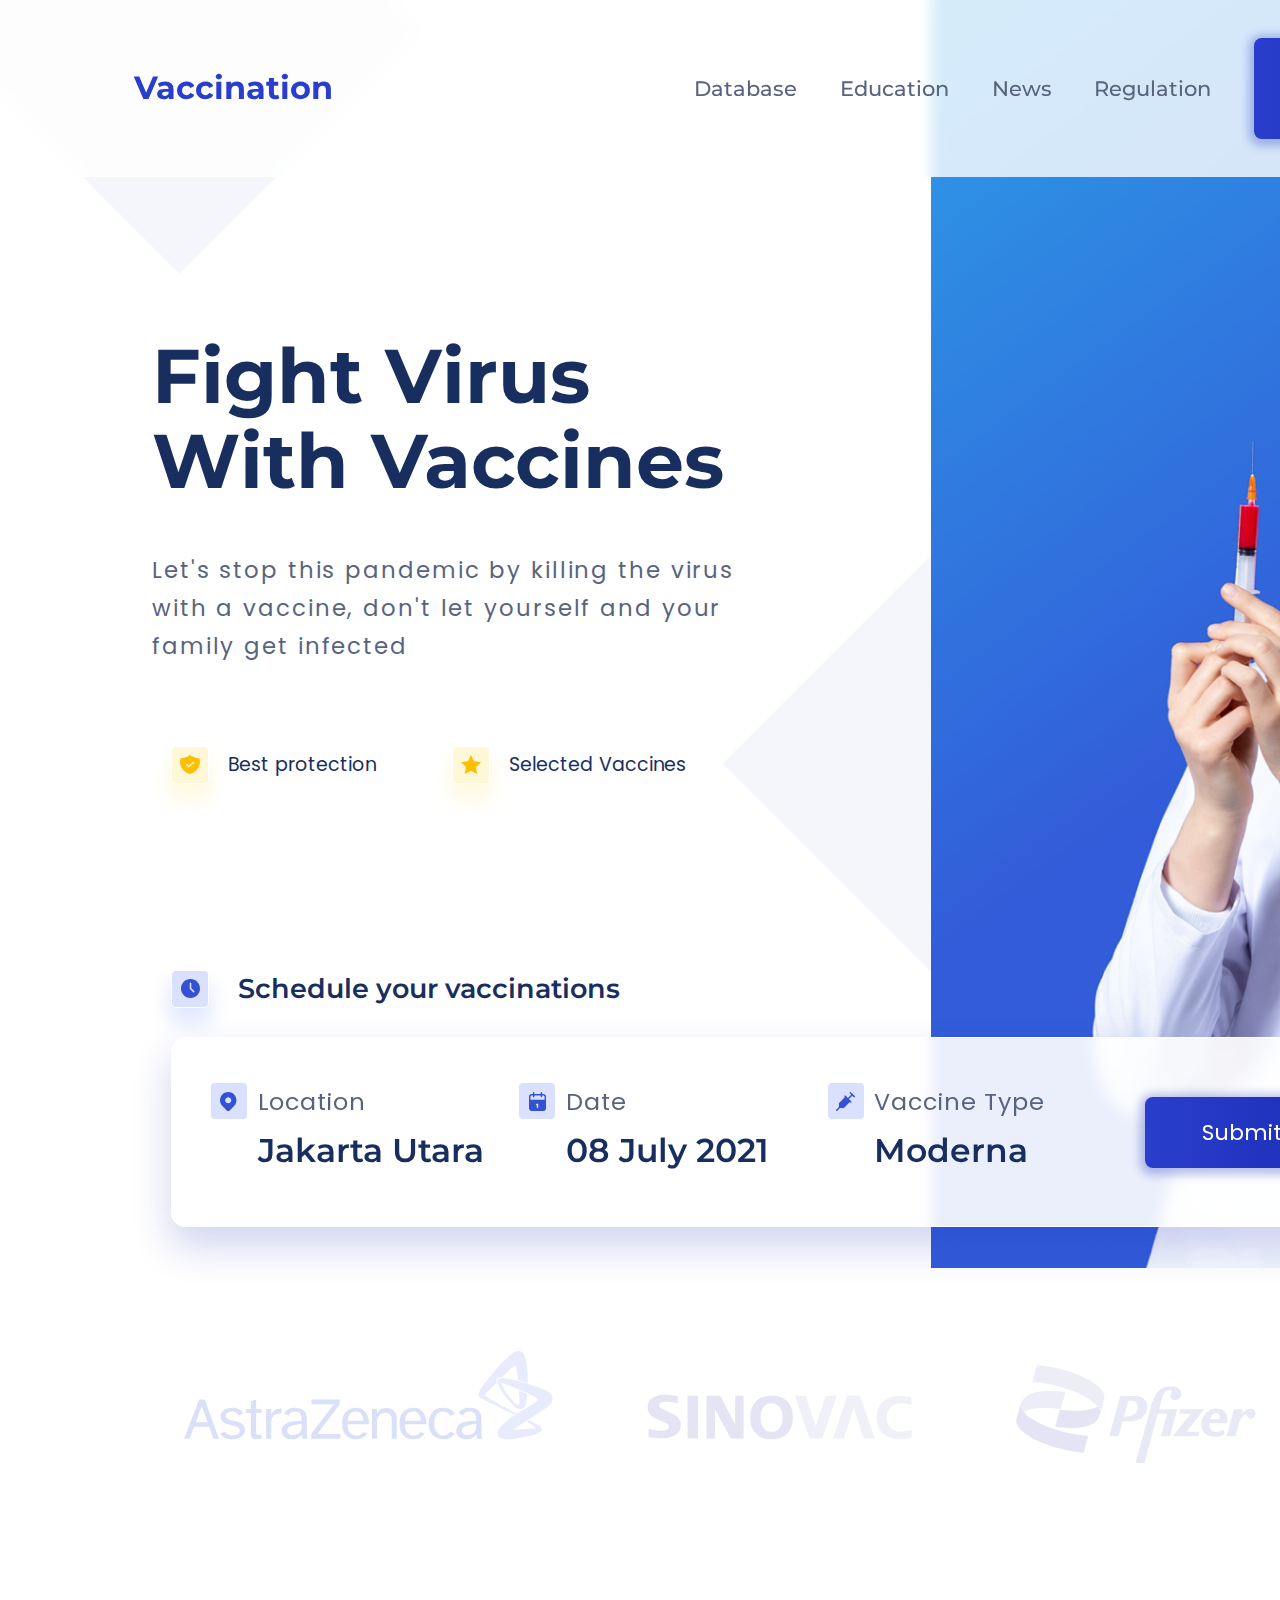
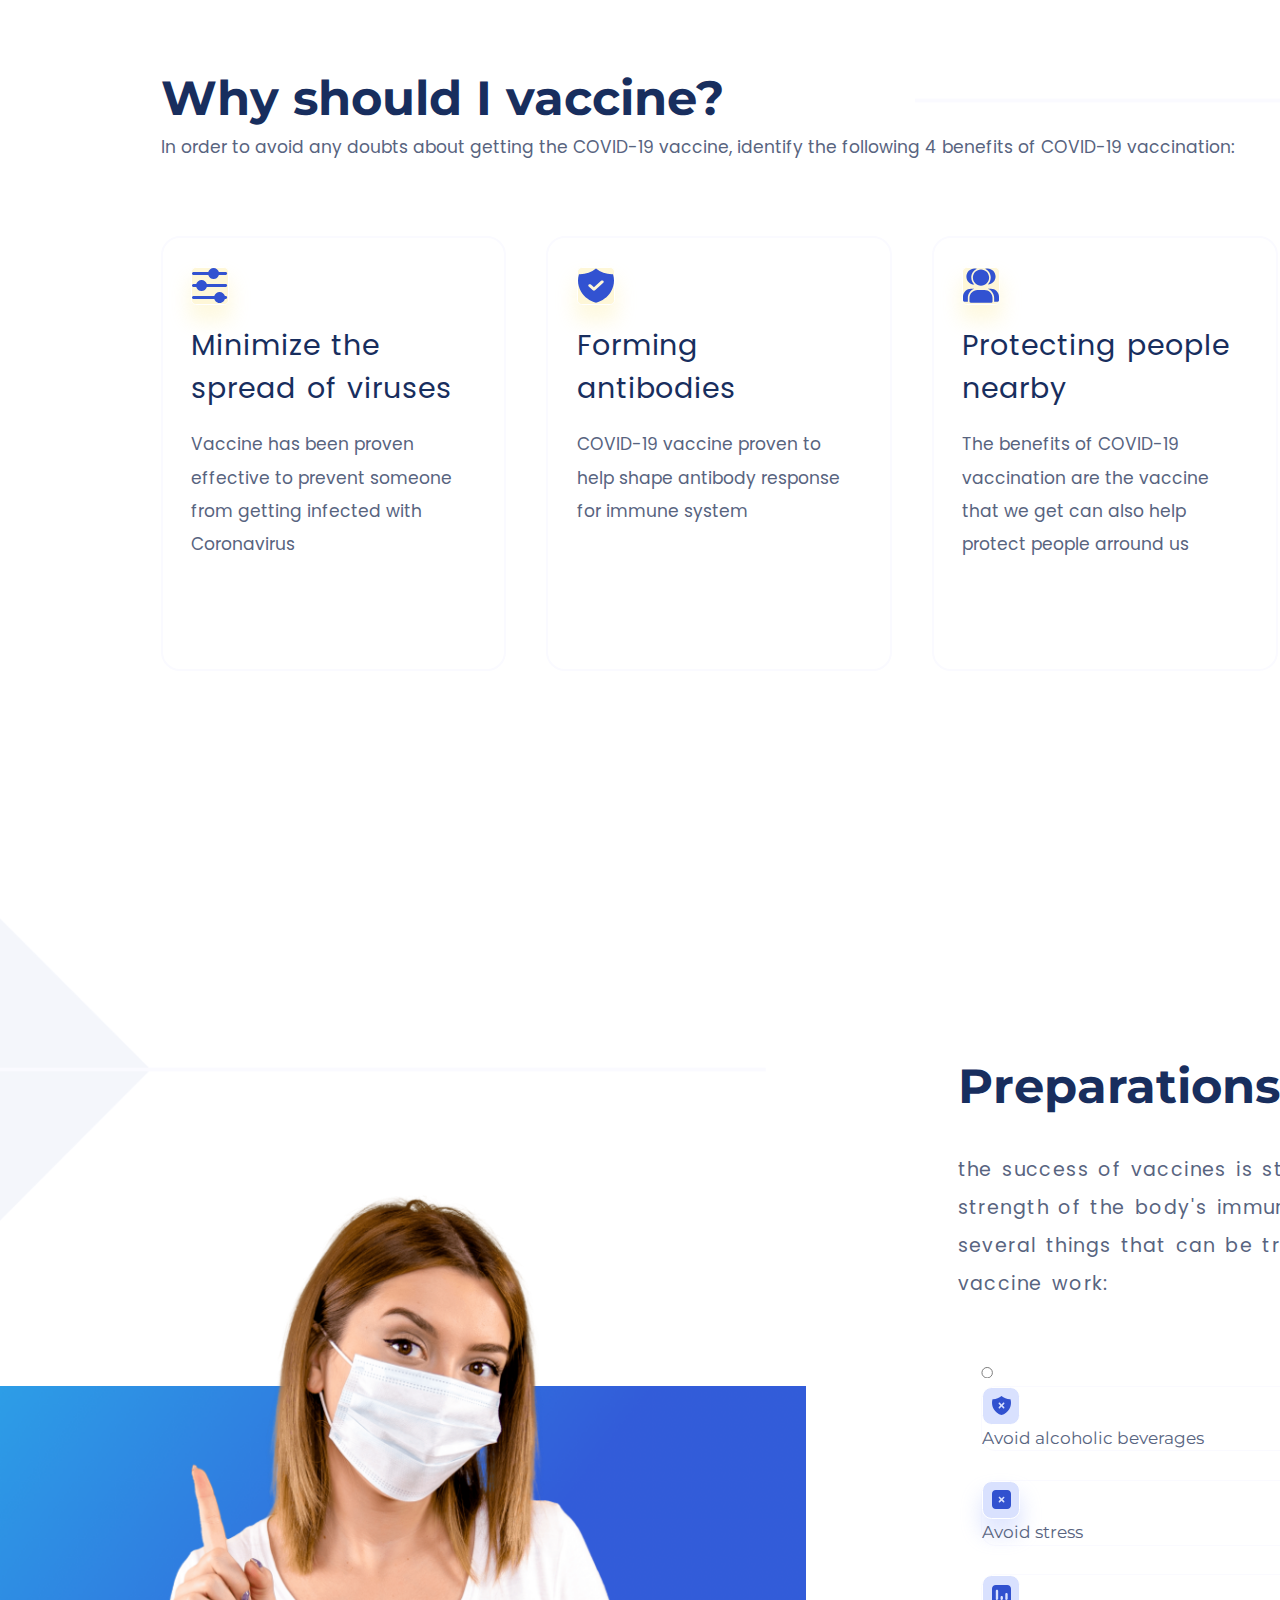
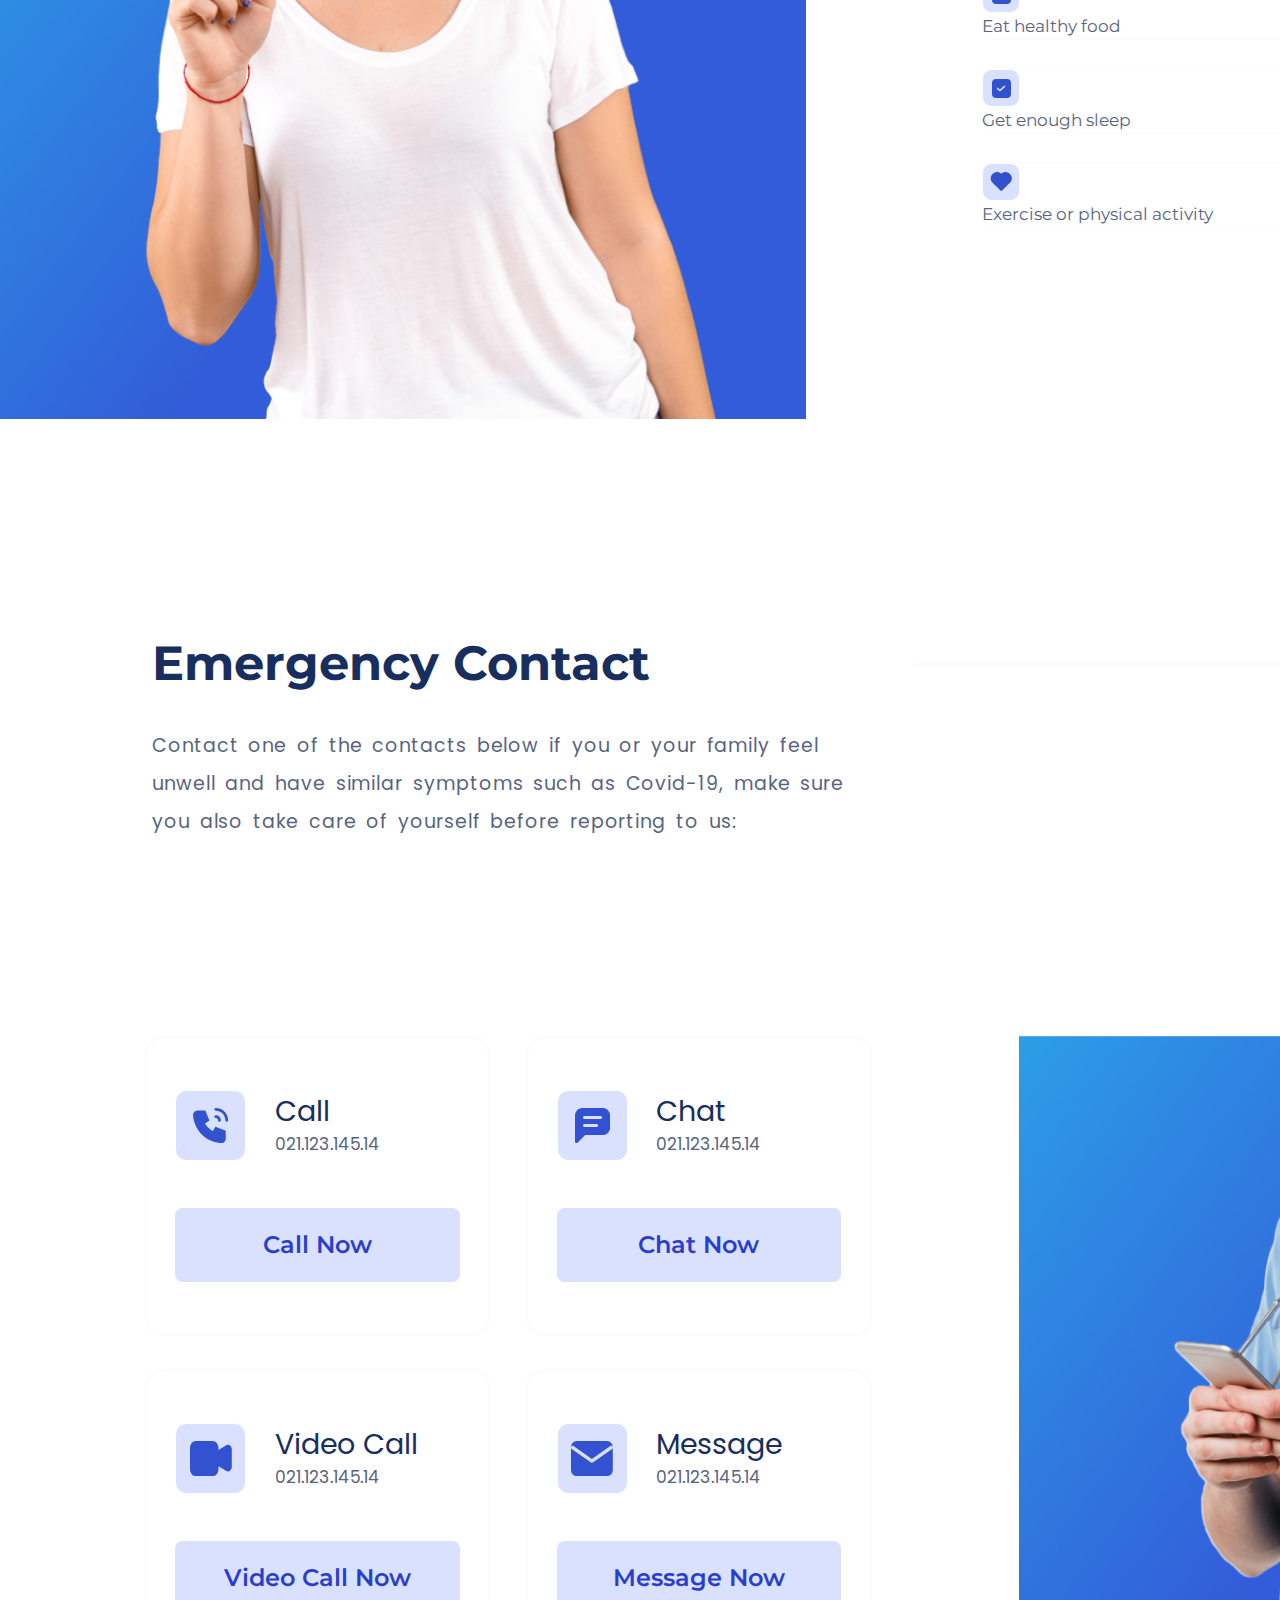
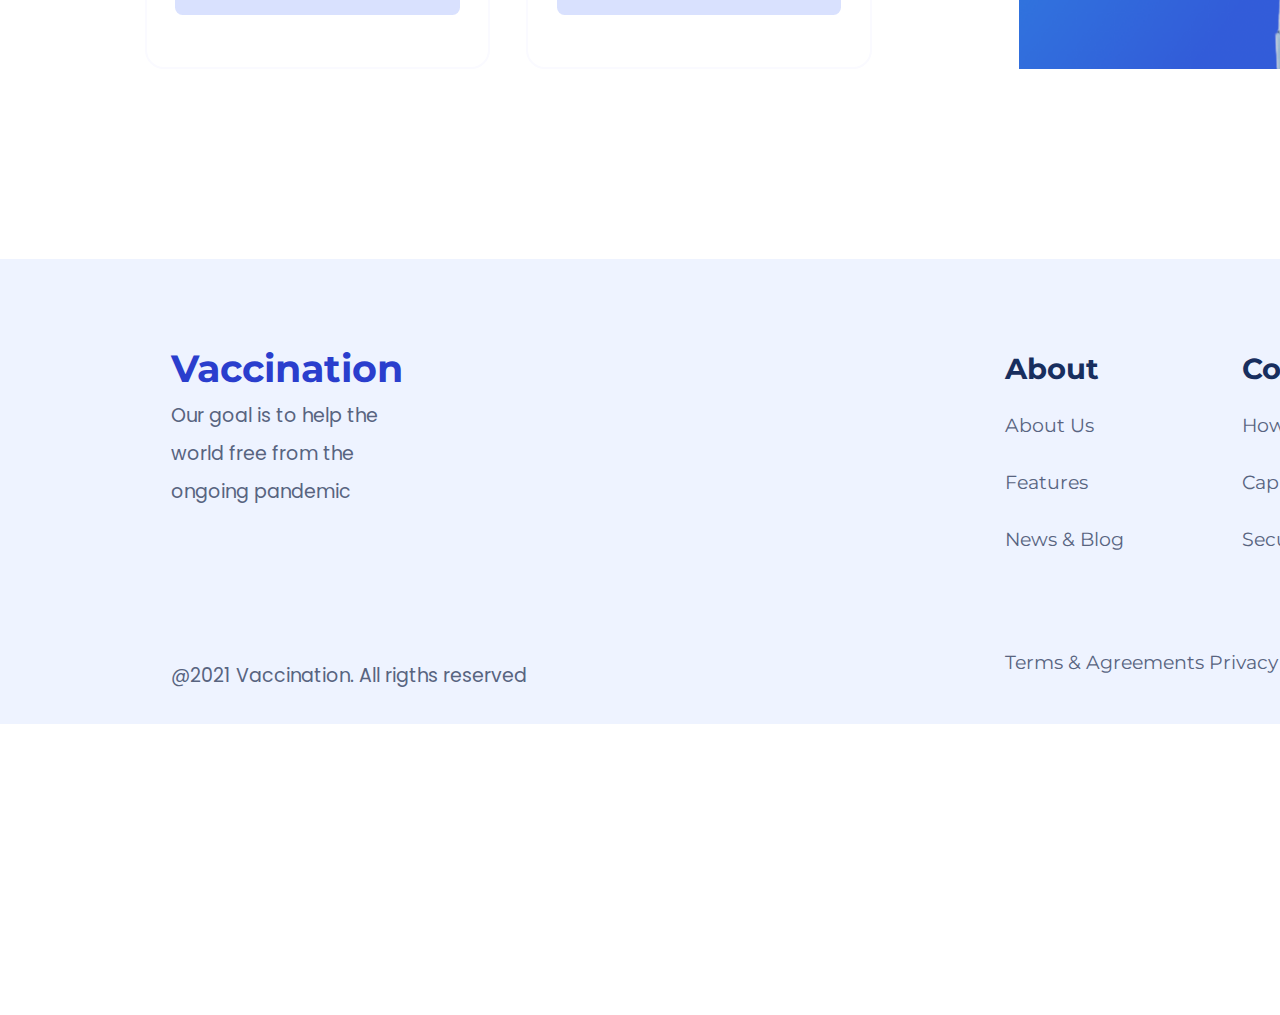
<file: index.html>
<!DOCTYPE html>
<html lang="en">
<head>
    <meta charset="UTF-8">
    <meta http-equiv="X-UA-Compatible" content="IE=edge">
    <meta name="viewport" content="width=device-width, initial-scale=1.0"> 

    <link rel="preconnect" href="https://fonts.googleapis.com">
    <link rel="preconnect" href="https://fonts.gstatic.com" crossorigin>
    <link href="https://fonts.googleapis.com/css2?family=Montserrat:wght@500;600;700;800&family=Poppins:wght@300;400;500&display=swap" rel="stylesheet"> 

    <link rel="preconnect" href="css/style.css">
    <link rel="stylesheet" href="css/style.css">

    <title>Vaccination</title>
</head>

<body>
    <header class="barra-navegacion">
        <div class="navegacion">
            <a class="link-logo" href="index.html">Vaccination</a>
            <nav class="navegacion-links">
                <a class="navegacion-link" href="https://www.youtube.com/watch?v=dQw4w9WgXcQ" target="blank">Database</a>
                <a class="navegacion-link" href="https://www.youtube.com/watch?v=dQw4w9WgXcQ" target="blank">Education</a>
                <a class="navegacion-link" href="https://www.youtube.com/watch?v=dQw4w9WgXcQ" target="blank">News</a>
                <a class="navegacion-link" href="https://www.youtube.com/watch?v=dQw4w9WgXcQ" target="blank">Regulation</a>
                <a class="navegacion-link boton" href="https://www.youtube.com/watch?v=dQw4w9WgXcQ" target="blank">Hoax Buster</a>
            </nav>
        </div>
    </header>

    <main>
        <section>
            <div class="banner1">
                <div class="banner1-contenido">
                    <h1 class="banner1-contenido-titulo">
                        Fight Virus With Vaccines
                    </h1>

                    <p class="banner1-contenido-parrafo">
                        Let's stop this pandemic by killing the virus
                        with a vaccine, don't let yourself and your 
                        family get infected
                    </p>

                    <div class="iconos">
                        <div class="icono1">
                            <p>Best protection</p>
                            <div class="icono-fondo">
                                <svg width="21px" height="20px" viewBox="0 0 21 20" version="1.1" xmlns="http://www.w3.org/2000/svg" xmlns:xlink="http://www.w3.org/1999/xlink">
                                    <g id="Page-1" stroke="none" stroke-width="1" fill="none" fill-rule="evenodd">
                                        <path d="M10.5,0 C13.2290279,2.29619485 16.7908551,3.49174034 20.4308286,3.33333333 C21.501541,6.79725576 21.049367,10.5260485 19.1776802,13.6672548 C17.3059934,16.808461 14.1748228,19.0935078 10.5,20 C6.82517724,19.0935078 3.6940066,16.808461 1.82231978,13.6672548 C-0.0493670429,10.5260485 -0.501541037,6.79725576 0.569171428,3.33333333 C4.20914494,3.49174034 7.77097212,2.29619485 10.5,0 Z M14.7363961,7.23963991 C14.3849242,6.92012003 13.8150758,6.92012003 13.4636039,7.23963991 L13.4636039,7.23963991 L9.29987368,11.0245359 L7.5363961,9.42145809 L7.48715557,9.37986769 C7.13357102,9.10259838 6.59909977,9.11646184 6.2636039,9.42145809 C5.91213203,9.74097796 5.91213203,10.259022 6.2636039,10.5785419 L6.2636039,10.5785419 L8.6636039,12.7603601 L8.71284443,12.8019505 C9.06642898,13.0792198 9.60090023,13.0653563 9.9363961,12.7603601 L9.9363961,12.7603601 L14.7363961,8.39672373 L14.7821455,8.3519596 C15.0871418,8.03051911 15.071892,7.54463615 14.7363961,7.23963991 Z" id="Shield-Copy" fill="#FFBF00"></path>
                                    </g>
                                </svg>
                            </div>
                        </div> <!---icono1-->

                        <div class="icono2">
                            <p>Selected Vaccines</p>
                            <div class="icono-fondo">
                                <svg width="21px" height="20px" viewBox="0 0 21 20" version="1.1" xmlns="http://www.w3.org/2000/svg" xmlns:xlink="http://www.w3.org/1999/xlink">
                                    <g id="Page-1" stroke="none" stroke-width="1" fill="none" fill-rule="evenodd">
                                        <polygon id="Star-Copy" fill="#FFBF00" points="10.5228242 16.5829516 4.02358764 20 5.26509767 12.7625967 0 7.63755068 7.26583478 6.58453114 10.5154531 0 13.7650713 6.58453114 21.0309061 7.63755068 15.7658085 12.7625967 17.0073185 20"></polygon>
                                    </g>
                                </svg>
                            </div>
                        </div> <!---icono2-->

                    </div> <!---iconos-->
                </div> <!---baner1 contenido-->

                <div class="banner1-agenda">
                    <div class="banner1-agenda-titulo">
                        <p>Schedule your vaccinations</p>
                        <div class="icono-fondo">
                            <svg width="20px" height="20px" viewBox="0 0 20 20" version="1.1" xmlns="http://www.w3.org/2000/svg" xmlns:xlink="http://www.w3.org/1999/xlink">
                                <g id="Page-1" stroke="none" stroke-width="1" fill="none" fill-rule="evenodd">
                                    <path d="M10,0 C15.5228475,0 20,4.4771525 20,10 C20,15.5228475 15.5228475,20 10,20 C4.4771525,20 0,15.5228475 0,10 C0,4.4771525 4.4771525,0 10,0 Z M10,3.61111111 C9.53976271,3.61111111 9.16666667,3.98420715 9.16666667,4.44444444 L9.16666667,4.44444444 L9.16666667,10 L9.16928127,10.0659859 C9.18491097,10.2628492 9.27009207,10.4486034 9.41074435,10.5892557 L9.41074435,10.5892557 L12.7440777,13.922589 L12.7896708,13.9649496 C13.1170639,14.2473535 13.6119447,14.2332333 13.922589,13.922589 L13.922589,13.922589 L13.9649496,13.8769959 C14.2473535,13.5496028 14.2332333,13.054722 13.922589,12.7440777 L13.922589,12.7440777 L10.8333333,9.65473684 L10.8333333,4.44444444 L10.8314108,4.38738933 C10.8020907,3.95376355 10.4410607,3.61111111 10,3.61111111 Z" id="Clock-Copy" fill="#3252D1"></path>
                                </g>
                            </svg>
                        </div>
                    </div><!--.banner1-agenda-titulo -->

                    <div class="banner1-agenda-panel">
                        <div class="agenda-panel-info">
                            <div class="agenda-categoria">
                                <p class="agenda-location">Location</p>
                                <div class="icono-fondo">
                                    <svg width="18px" height="20px" viewBox="0 0 18 20" version="1.1" xmlns="http://www.w3.org/2000/svg" xmlns:xlink="http://www.w3.org/1999/xlink">
                                        <g id="Page-1" stroke="none" stroke-width="1" fill="none" fill-rule="evenodd">
                                            <path d="M14.7762693,2.53516347 C18.1565453,5.91538142 18.1566395,11.3958301 14.7764796,14.7761642 L10.1856761,19.3669677 C9.34078104,20.2110108 7.97183886,20.2110108 7.12694377,19.3669677 L2.53505834,14.7761642 C-0.845101557,11.3958301 -0.845007418,5.91538142 2.5352686,2.53516347 C5.91554462,-0.845054489 11.3959933,-0.845054489 14.7762693,2.53516347 Z M8.65576896,5.4095402 C6.86310051,5.4095402 5.4098556,6.86278512 5.4098556,8.65545356 C5.4098556,10.448122 6.86310051,11.9013669 8.65576896,11.9013669 C10.4484374,11.9013669 11.9016823,10.448122 11.9016823,8.65545356 C11.9016823,6.86278512 10.4484374,5.4095402 8.65576896,5.4095402 Z" id="Pin-Copy" fill="#3252D1"></path>
                                        </g>
                                    </svg>
                                </div>
                            </div>

                            <p class="agenda-location-val">Jakarta Utara</p>
                            <div class="agenda-categoria">
                                <p class="agenda-date">Date</p>
                                <div class="icono-fondo">
                                    <svg width="18px" height="20px" viewBox="0 0 18 20" version="1.1" xmlns="http://www.w3.org/2000/svg" xmlns:xlink="http://www.w3.org/1999/xlink">
                                        <g id="Page-1" stroke="none" stroke-width="1" fill="none" fill-rule="evenodd">
                                            <path d="M13.0769231,0 C13.4840561,0 13.8173145,0.316294561 13.8443792,0.716564509 L13.8461538,0.769230769 L13.846,2.051 L15.1282051,2.05128205 C16.6282378,2.05128205 17.8547736,3.22226112 17.9435705,4.6999771 L17.9487179,4.87179487 L17.9487179,17.1794872 C17.9487179,18.6795198 16.7777389,19.9060557 15.3000229,19.9948525 L15.1282051,20 L2.82051282,20 C1.32048017,20 0.0939443295,18.8290209 0.00514748097,17.351305 L0,17.1794872 L0,4.87179487 C0,3.37176222 1.17097907,2.14522638 2.64869504,2.05642953 L2.82051282,2.05128205 L4.102,2.051 L4.1025641,0.769230769 C4.1025641,0.344396346 4.44696045,0 4.87179487,0 C5.27892786,0 5.6121863,0.316294561 5.639251,0.716564509 L5.64102564,0.769230769 L5.641,2.051 L12.307,2.051 L12.3076923,0.769230769 C12.3076923,0.344396346 12.6520887,0 13.0769231,0 Z M8.97435897,12.3076923 L7.94871795,12.3076923 L7.89605169,12.3094669 C7.49578174,12.3365317 7.17948718,12.6697901 7.17948718,13.0769231 C7.17948718,13.4663546 7.46887578,13.7881959 7.84433789,13.8391317 L7.94871795,13.8461538 L8.20448718,13.8456923 L8.20512821,16.1538462 L8.20690284,16.2065124 C8.23396755,16.6067824 8.56722599,16.9230769 8.97435897,16.9230769 C9.36379053,16.9230769 9.68563175,16.6336883 9.73656757,16.2582262 L9.74358974,16.1538462 L9.74358974,13.0769231 L9.74181511,13.0242568 L9.73988872,13.0009841 C9.73810906,12.9828231 9.73569783,12.9648473 9.73262596,12.9467776 L9.72219748,12.8960196 L9.72219748,12.8960196 C9.71886877,12.8822097 9.71516748,12.868545 9.7110107,12.854724 C9.70423755,12.8322383 9.69646303,12.8101865 9.68796379,12.7891769 C9.68442303,12.7804043 9.6807252,12.7717119 9.67677839,12.7628901 L9.66614829,12.7401555 L9.65483098,12.7178806 L9.628011,12.6711937 C9.61767267,12.6545733 9.6067181,12.6383761 9.59502879,12.6224289 C9.58934739,12.6146834 9.5835245,12.6070481 9.57785043,12.5998886 L9.55602569,12.573535 L9.53312786,12.5482491 L9.51262885,12.5273943 C9.47188417,12.4874792 9.42671903,12.4520593 9.37727147,12.4215272 C9.37115586,12.4177596 9.36498353,12.4140751 9.35961766,12.4109742 C9.34025197,12.3997468 9.3203514,12.3893398 9.2993852,12.3795306 C9.28903144,12.3746969 9.27855223,12.3700869 9.26841747,12.3658988 C9.25111654,12.3587357 9.23349745,12.3521857 9.21548311,12.3462414 L9.1737905,12.3337967 C9.11018669,12.3167703 9.04333297,12.3076923 8.97435897,12.3076923 Z M4.102,3.589 L2.82051282,3.58974359 C2.15670903,3.58974359 1.61073446,4.09423043 1.54508062,4.74071258 L1.53846154,4.87179487 L1.538,8.20428205 L16.41,8.20428205 L16.4102564,4.87179487 C16.4102564,4.20799109 15.9057696,3.66201651 15.2592874,3.59636268 L15.1282051,3.58974359 L13.846,3.589 L13.8461538,4.87179487 C13.8461538,5.29662929 13.5017575,5.64102564 13.0769231,5.64102564 C12.6697901,5.64102564 12.3365317,5.32473108 12.3094669,4.92446113 L12.3076923,4.87179487 L12.307,3.589 L5.641,3.589 L5.64102564,4.87179487 C5.64102564,5.29662929 5.29662929,5.64102564 4.87179487,5.64102564 C4.46466188,5.64102564 4.13140345,5.32473108 4.10433874,4.92446113 L4.1025641,4.87179487 L4.102,3.589 Z" id="Calendar-Copy" fill="#3252D1" fill-rule="nonzero"></path>
                                        </g>
                                    </svg>
                                </div>
                            </div>
                            
                            <p class="agenda-date-val">08 July 2021</p>
                            <div class="agenda-categoria">
                                <p class="agenda-type">Vaccine Type</p>
                                <div class="icono-fondo">
                                    <svg width="20px" height="20px" viewBox="0 0 20 20" version="1.1" xmlns="http://www.w3.org/2000/svg" xmlns:xlink="http://www.w3.org/1999/xlink">
                                        <g id="Page-1" stroke="none" stroke-width="1" fill="none" fill-rule="evenodd">
                                            <path d="M15.6300475,0.186200393 L15.6721334,0.225302476 L19.7746975,4.32786658 C20.0751008,4.62826988 20.0751008,5.11531986 19.7746975,5.41572317 C19.4879489,5.70247177 19.0311359,5.7155058 18.7289269,5.45482525 L18.6868409,5.41572317 L17.179,3.908 L13.652,7.436 L16.1849539,9.96889222 C16.4853572,10.2692955 16.4853572,10.7563455 16.1849539,11.0567488 C15.8982053,11.3434974 15.4413923,11.3565314 15.1391833,11.0958509 L15.0970973,11.0567488 L14.6149231,10.5747436 L8.49264624,16.6977744 C8.36281336,16.8276073 8.19134802,16.906236 8.00962804,16.9206634 L7.94871795,16.9230769 L4.164,16.923 L1.31315906,19.7746975 C1.01275576,20.0751008 0.525705777,20.0751008 0.225302476,19.7746975 C-0.0614461298,19.4879489 -0.0744801574,19.0311359 0.186200393,18.7289269 L0.225302476,18.6868409 L3.076,15.835 L3.07692308,12.0512821 C3.07692308,11.8676706 3.14256849,11.6908274 3.26086221,11.5521303 L3.30222555,11.5073538 L9.42392308,5.38374359 L8.94325119,4.90290265 C8.64284789,4.60249935 8.64284789,4.11544937 8.94325119,3.81504607 C9.2299998,3.52829746 9.68681284,3.51526343 9.98902185,3.77594398 L10.0311078,3.81504607 L12.564,6.348 L16.091,2.82 L14.5842768,1.31315906 C14.2838735,1.01275576 14.2838735,0.525705777 14.5842768,0.225302476 C14.8710254,-0.0614461298 15.3278385,-0.0744801574 15.6300475,0.186200393 Z" id="syringe-copy" fill="#3252D1" fill-rule="nonzero"></path>
                                        </g>
                                    </svg>
                                </div>
                            </div>
                            <p class="agenda-type-val">Moderna</p>
                        </div>
                        <div class="agenda-panel-submit">
                            <input class="boton" type="submit" value="Submit">
                        </div>
                    </div>
                </div> <!---agenda1--->
            </div><!---banner1-->

            <div class="logos">
                <svg width="1533px" height="121px" viewBox="0 0 1533 121" version="1.1" xmlns="http://www.w3.org/2000/svg" xmlns:xlink="http://www.w3.org/1999/xlink">
                    <g id="Page-1" stroke="none" stroke-width="1" fill="none" fill-rule="evenodd">
                        <g id="marcas" fill-rule="nonzero">
                            <g id="Astrazeneca" transform="translate(194.000000, 46.500000) scale(1, -1) translate(-194.000000, -46.500000) ">
                                <path d="M122.931494,9.23930148 C123.729995,10.9748609 123.802832,11.6975628 123.802832,16.2997505 C121.731043,15.9719823 118.941683,15.5663021 115.521074,14.8409135 C109.640217,13.5674535 108.633997,11.3724813 108.633997,9.16944924 C108.633997,6.63864901 110.64374,4.50278258 114.587691,4.50278258 C118.256482,4.50278258 121.404629,5.97505277 122.931494,9.23930148 M130.198938,0.548071387 L124.67417,0.521205143 C124.67417,0.521205143 124.19399,2.75110344 124.042922,5.16637881 C122.435128,3.51410478 119.456932,0.0805987334 113.451984,0.0805987334 C107.301363,0.0805987334 102.734257,3.71828824 102.734257,9.03511802 C102.734257,10.7088851 103.203646,12.3719056 104.13703,13.7689503 C105.949844,16.4340818 109.311105,18.5645749 118.728569,19.30071 L123.729995,19.6983305 L123.729995,20.4962579 C123.729995,23.7605066 123.729995,29.2197275 116.675665,29.2197275 C112.23265,29.2197275 110.732762,27.0784878 110.206722,25.1414316 L105.321294,27.1752063 C105.399526,27.3444636 105.488548,27.5217808 105.57757,27.6910382 C107.460523,31.1487239 111.140106,33.2819037 116.481434,33.2819037 C119.402979,33.2819037 123.19856,32.5484552 125.677692,30.6167722 C129.195416,27.9543274 129.125277,22.7154097 129.125277,22.7154097 L129.330298,6.55805028 C129.330298,6.55805028 129.524528,1.86720399 130.198938,0.548071387 M306.735253,9.23930148 C307.536453,10.9748609 307.601196,11.6975628 307.601196,16.2997505 C305.537501,15.9719823 302.740047,15.5663021 299.319438,14.8409135 C293.446674,13.5674535 292.443152,11.3724813 292.443152,9.16944924 C292.443152,6.63864901 294.450197,4.50278258 298.386055,4.50278258 C302.065637,4.50278258 305.200296,5.97505277 306.735253,9.23930148 M314,0.548071387 L308.469836,0.521205143 C308.469836,0.521205143 307.989656,2.75110344 307.841286,5.16637881 C306.241585,3.51410478 303.263389,0.0805987334 297.24765,0.0805987334 C291.102424,0.0805987334 286.543411,3.71828824 286.543411,9.03511802 C286.543411,10.7088851 287.012801,12.3719056 287.946185,13.7689503 C289.758999,16.4340818 293.109469,18.5645749 302.524236,19.30071 L307.536453,19.6983305 L307.536453,20.4962579 C307.536453,23.7605066 307.536453,29.2197275 300.474029,29.2197275 C296.041805,29.2197275 294.520335,27.0784878 294.013179,25.1414316 L289.127751,27.1752063 C289.19789,27.3444636 289.286912,27.5217808 289.384027,27.6910382 C291.261585,31.1487239 294.946563,33.2819037 300.279799,33.2819037 C303.209437,33.2819037 307.005017,32.5484552 309.481452,30.6167722 C313.001873,27.9543274 312.915548,22.7154097 312.915548,22.7154097 L313.134057,6.55805028 C313.134057,6.55805028 313.314799,1.86720399 314,0.548071387 M253.664565,6.58491652 C251.85175,3.51410478 248.358305,0 241.465833,0 C232.123902,0 226.760992,6.3189407 226.760992,16.9203608 C226.760992,28.7522548 234.597639,33.2819037 241.268905,33.2819037 C247.079623,33.2819037 252.636764,30.0848206 254.506229,22.1753982 C255.102407,19.5129534 255.102407,17.1137977 255.102407,15.7866053 L232.374783,15.7866053 C232.242599,10.523508 234.462757,3.85799271 241.935222,3.98157743 C244.983556,4.03530992 247.133576,5.41623489 248.50128,7.57628094 L253.664565,6.58491652 Z M232.517758,19.5828056 L249.291689,19.5828056 C248.822299,27.8226828 244.050173,29.2197275 240.869654,29.2197275 C236.329525,29.2197275 233.111239,25.9017463 232.517758,19.5828056 M193.296758,6.58491652 C191.483943,3.51410478 187.993196,0 181.106119,0 C171.758793,0 166.382395,6.3189407 166.382395,16.9203608 C166.382395,28.7522548 174.229832,33.2819037 180.901098,33.2819037 C186.703723,33.2819037 192.266259,30.0848206 194.141119,22.1753982 C194.7346,19.5129534 194.7346,17.1137977 194.7346,15.7866053 L172.015069,15.7866053 C171.874792,10.523508 174.09495,3.85799271 181.567415,3.98157743 C184.615749,4.03530992 186.765769,5.41623489 188.136171,7.57628094 L193.296758,6.58491652 Z M172.149951,19.5828056 L188.923882,19.5828056 C188.454492,27.8226828 183.682366,29.2197275 180.501847,29.2197275 C175.961718,29.2197275 172.74613,25.9017463 172.149951,19.5828056 M280.279489,8.17808482 C279.165364,6.01535214 277.080087,4.06217617 272.974278,4.06217617 C269.402601,4.06217617 263.408443,6.30282096 263.408443,16.6893111 C263.408443,19.4860871 263.9156,29.3889848 272.642468,29.3889848 C277.050413,29.3889848 279.079039,27.0005757 280.017818,24.9345615 L284.994966,27.005949 C281.930446,32.0890424 276.402979,33.2738438 272.448238,33.2738438 C262.372549,33.2738438 257.503308,25.2005373 257.503308,16.2916907 C257.503308,8.58376511 261.725116,0 272.909535,0 C279.38657,0 282.998711,3.11648436 284.970687,6.22222222 L280.279489,8.17808482 Z M197.793725,32.070236 L197.793725,0.548071387 L203.102682,0.548071387 L203.102682,18.4248705 C203.102682,20.7622337 203.102682,23.1506429 205.452327,25.4772596 C207.13026,27.1402802 209.148095,27.8656688 211.492345,27.8656688 C214.378821,27.8656688 217.338133,26.5384763 218.271517,23.5482633 C218.611419,22.4870466 218.611419,21.5574746 218.611419,18.3630781 L218.611419,0.548071387 L223.906888,0.548071387 L223.906888,19.2281712 C223.906888,21.8933026 223.906888,23.8142391 223.364663,25.6787565 C221.829705,30.8746882 217.000928,32.8842832 212.965257,32.8842832 C211.093094,32.8842832 206.056599,32.4168106 203.102682,27.2719248 L203.102682,32.070236 L197.793725,32.070236 Z M133.959449,41.9892535 L133.959449,36.8846671 L157.612364,36.8846671 L133.940566,5.93744003 L133.940566,0.548071387 L164.515627,0.548071387 L164.515627,5.52369987 L140.363649,5.52369987 L163.919449,36.8228747 L163.919449,41.9892535 L133.959449,41.9892535 Z M86.4027389,32.070236 L86.4027389,0.548071387 L91.7063008,0.548071387 L91.7063008,15.0424103 C91.7063008,17.7451545 91.6361621,20.9476108 93.0497259,23.2312416 C94.7735184,26.025331 97.330882,27.0865477 102.537329,27.1241604 L102.537329,32.5833813 C100.3981,32.5135291 94.7195656,32.3791979 91.7063008,26.4336979 L91.7063008,32.070236 L86.4027389,32.070236 Z M75.8549631,42 L70.3814499,39.7244291 L70.3814499,32.070236 L65.3611402,32.070236 L65.3611402,27.6641719 L70.3814499,27.6641719 L70.3814499,7.42314335 C70.3113112,3.3072347 70.3113112,0.335828056 76.4592347,0.335828056 C78.4689771,0.335828056 80.6702521,0.733448474 81.6036358,0.865093072 L81.6036358,5.2308578 C80.5380677,4.90040299 79.1352944,4.50278258 78.1290744,4.50278258 C75.8549631,4.50278258 75.8549631,6.09595087 75.8549631,9.81155249 L75.8549631,27.6641719 L81.6036358,27.6641719 L81.6036358,32.070236 L75.8549631,32.070236 L75.8549631,42 Z M58.6440145,9.32796008 C58.6440145,5.94818653 55.8897232,4.15083477 51.1904328,4.15083477 C47.3948521,4.15083477 44.8455815,5.21205143 43.4320177,7.65687968 L37.8155295,6.67357513 C40.0006186,2.21915179 44.5515387,0.0886586068 50.9584357,0.0886586068 C59.6556298,0.0886586068 64.198457,4.88428325 64.198457,9.99155632 C64.198457,16.5576665 58.1206722,18.3362119 51.1256894,19.7440031 C47.7509407,20.4156592 43.7881063,21.6649396 43.7881063,24.6444061 C43.7881063,26.7668394 45.8652898,29.2197275 50.0331449,29.2197275 C54.2900222,29.2197275 56.8311998,26.3369795 57.2223578,25.1951641 L62.1536453,27.2396853 C59.8957199,31.5302245 55.3744738,33.2819037 50.6374165,33.2819037 C43.3241121,33.2819037 38.4737538,29.6872002 38.4737538,23.9808098 C38.4737538,17.4872385 44.0632657,16.2110919 49.4747332,15.0424103 C54.1308614,14.0456726 58.6440145,12.9038572 58.6440145,9.32796008 M30.9392429,0.548071387 L36.7769377,0.548071387 L21.6269867,42 L15.8513377,42 L0,0.548071387 L5.88894998,0.548071387 L10.5450781,13.2584917 L26.4072063,13.2584917 L30.9392429,0.548071387 Z M12.3147305,17.9009787 L18.6838605,35.124928 L24.7535525,17.9009787 L12.3147305,17.9009787 Z" id="path22" fill="#DBE0F9"></path>
                                <path d="M374.389808,54.3333084 C368.111068,56.4807346 352.580022,62.1768963 336.195501,64.2975799 C330.563662,65.0249771 328.291357,63.0567259 330.618024,57.7723995 C332.898484,52.5576036 338.834747,43.8181406 345.05097,37.2635434 C351.261758,30.7089461 358.005287,28.9492868 360.144408,39.0445967 C360.22595,39.4029468 360.29662,39.7639711 360.367289,40.1169727 C360.886441,42.7163478 361.272406,45.2328211 361.468107,47.4364067 C358.711985,48.6665636 355.624259,49.9796225 352.533814,51.2632645 C352.705053,48.9446861 352.982296,44.9466759 353.126354,41.8712835 C353.142662,41.4754939 353.161688,41.0957497 353.169843,40.7240284 C353.357389,35.7392184 351.631416,35.7579382 348.747544,37.7930457 C345.390729,40.1544122 335.110992,53.5149866 333.93135,59.4143916 C333.879707,59.8021585 334.064535,59.8155297 334.268391,59.7540219 C334.344496,59.7246051 334.42332,59.692514 334.521171,59.6524002 C334.532043,59.6524002 334.537479,59.6470517 334.548352,59.6470517 C336.869583,58.7485023 344.594335,55.7506632 352.444118,52.4960958 C355.578052,51.1964082 358.722858,49.8619553 361.549649,48.6023815 C364.332952,47.3642018 366.814549,46.2062497 368.668272,45.2328211 C372.057704,43.4464193 373.375968,42.2323078 371.954418,40.804256 C364.887438,33.7495732 340.234552,23.7157712 331.718842,11.3125798 C331.718842,11.3125798 331.683507,11.2697917 331.629145,11.1895641 C331.531295,11.0585256 331.441599,10.9087674 331.351902,10.7509864 C331.324722,10.7055241 331.308413,10.652039 331.278515,10.6092509 C330.859932,9.85243695 330.259239,8.53135533 330.047229,6.92412851 C329.688444,4.21510892 331.118149,1.73874945 335.075657,0.687767516 C336.067752,0.398948054 337.195751,0.187681965 338.432472,0.0646662683 C338.6472,0.0486207426 338.889108,0.0272267084 339.131016,0.0218781998 C346.730737,-0.341820383 366.463918,3.91291818 372.470851,6.53903589 C378.673484,9.25072973 376.822479,11.9463781 375.023118,13.3476873 C373.677674,14.4040177 366.768342,18.1934361 363.419681,20.0172775 C362.525436,19.4530098 361.818738,19.0117579 360.932648,18.4474902 C366.635157,15.0217705 368.891154,13.3209448 370.225726,12.3154251 C370.734005,11.9196355 370.456762,11.4543153 369.695702,11.4008302 C369.489129,11.3847847 369.320609,11.3767619 369.086855,11.3580421 C363.672461,10.988995 353.411751,10.2803176 348.595332,10.0289377 C347.888634,9.98347541 347.09224,9.9487101 346.651913,9.93266458 C347.842427,11.0317831 349.187871,12.0266057 349.848362,12.4865774 C360.144408,19.6107908 377.317168,29.6258731 382.372776,33.9340968 C386.099249,37.1057624 396.267545,46.8186539 374.389808,54.3333084 M349.402599,27.521235 C348.57087,26.9997554 347.736423,26.4809501 346.91013,25.943425 C337.304474,31.1956604 316.660739,41.3150386 314.869532,42.2323078 C312.953293,43.2084106 309.612786,44.526818 310.036805,47.6556955 C310.626626,52.046821 318.367687,61.6554167 321.65655,65.602616 C339.465339,87.0287413 347.440153,93.6394979 352.732234,92.9522146 C358.372227,92.2274917 361.503442,86.4912162 361.881254,59.6336804 C358.736448,60.5910635 355.25732,61.575189 351.558028,62.4844355 C351.253604,66.3861725 350.517007,72.2775547 350.234328,74.3099879 C349.919032,76.6044981 349.465115,77.476305 348.524663,77.601995 C347.45918,77.7357077 344.863424,75.2834165 342.506858,72.911353 C341.433221,71.8363027 338.405292,68.8224182 335.067503,65.5116914 C332.276046,65.6908664 330.411451,65.118576 329.381302,63.7814488 C328.560446,62.7010501 328.378335,61.2248617 328.870305,59.3689293 C327.06279,57.5958987 325.51349,56.063551 324.529549,55.1008194 C320.813949,51.4558108 316.891775,48.4419263 316.68792,46.9630636 C316.527554,45.756975 318.408458,44.505424 321.08032,42.9356367 C327.619994,39.0954075 343.708244,30.5351196 349.402599,27.521235" id="path26" fill="#E7EBFC"></path>
                            </g>
                            <g id="Sinovac-logo" transform="translate(488.000000, 46.000000)">
                                <polygon id="polygon108" fill="#E5E4F5" points="53 46 53 40.6805112 53 6.31948882 53 1 42 1 42 6.31948882 42 40.6805112 42 46"></polygon>
                                <path d="M153,24.0703364 C153,31.2446483 150.980769,36.8715596 147.086538,40.9510703 C143.048077,45.030581 137.567308,47 130.5,47 C123.432692,47 117.807692,45.030581 113.913462,40.9510703 C109.875,36.8715596 108,31.2446483 108,24.0703364 C108,16.7553517 110.019231,11.1284404 113.913462,7.04892966 C117.807692,2.96941896 123.432692,1 130.644231,1 C137.855769,1 143.336538,2.96941896 147.375,7.04892966 C151.125,10.9877676 153,16.7553517 153,24.0703364 M142.038462,24.0703364 C142.038462,19.4281346 141.028846,15.7706422 139.009615,13.0978593 C136.990385,10.4250765 134.105769,9.01834862 130.5,9.01834862 C126.75,9.01834862 124.009615,10.4250765 121.990385,13.0978593 C119.971154,15.7706422 118.961538,19.4281346 118.961538,24.0703364 C118.961538,28.7125382 119.971154,32.2293578 121.990385,35.0428135 C124.009615,37.7155963 126.894231,39.1223242 130.5,39.1223242 C134.105769,39.1223242 136.990385,37.7155963 139.009615,35.0428135 C141.028846,32.2293578 142.038462,28.5718654 142.038462,24.0703364" id="path110" fill="#E5E4F5"></path>
                                <polygon id="polygon112" fill="#F0F0F9" points="176.928339 33.3482428 187.534202 1 199 1 183.664495 46 170.335505 46 155 1 166.465798 1"></polygon>
                                <path d="M1.00409836,44.5635871 L1.00409836,35.8200985 C6.02459016,37.3713626 10.4713115,38.0764826 14.3442623,38.0764826 C19.795082,38.0764826 22.3770492,36.6662425 22.3770492,33.8457623 C22.3770492,32.8585943 21.9467213,31.8714262 21.2295082,31.1663062 C20.3688525,30.4611861 18.3606557,29.332994 15.0614754,28.0637779 C9.18032787,25.6663698 5.30737705,23.5510096 3.44262295,21.8587215 C1.14754098,19.6023374 0,16.7818572 0,13.3972809 C0,9.02553662 1.72131148,5.64096039 5.16393443,3.38457623 C8.46311475,1.12819208 12.9098361,0 18.3606557,0 C21.3729508,0 26.25,0.423072029 31.7008197,1.55126411 L31.7008197,9.30758464 C27.397541,8.17939256 23.2377049,7.47427252 19.6516393,7.47427252 C14.6311475,7.47427252 12.0491803,8.88451261 12.0491803,11.5639688 C12.0491803,12.5511369 12.6229508,13.3972809 13.6270492,14.102401 C14.4877049,14.666497 16.7827869,15.7946891 20.6557377,17.4869772 C26.1065574,19.8843854 29.8360656,21.9997455 31.7008197,23.6920336 C33.852459,25.8073938 35,28.48685 35,31.8714262 C35,36.6662425 32.8483607,40.3328668 28.6885246,42.871299 C25.2459016,44.9866591 20.7991803,45.9738272 15.3483607,45.9738272 C10.3278689,46.1148512 5.73770492,45.6917792 1.00409836,44.5635871 L1.00409836,44.5635871 Z" id="path114" fill="#E5E4F5"></path>
                                <polygon id="polygon116" fill="#E5E4F5" points="62 46 62 1 76.2857143 1 92.1428571 31.0479233 92.1428571 1 101 1 101 46 87.5714286 46 70.8571429 15.3769968 70.8571429 46"></polygon>
                                <polygon id="polygon118" fill="#F0F0F9" points="216.928339 13.6517572 206.465798 46 195 46 210.335505 1 223.664495 1 239 46 227.534202 46"></polygon>
                                <path d="M277.574713,37.293578 C274.172414,38.2782875 268.927203,38.8409786 266.942529,38.8409786 C262.264368,38.8409786 258.578544,37.4342508 255.885057,34.7614679 C253.049808,32.088685 251.773946,28.4311927 251.773946,23.9296636 C251.773946,19.4281346 253.191571,15.911315 255.885057,13.0978593 C258.578544,10.2844037 262.122605,8.87767584 266.659004,8.87767584 C268.501916,8.87767584 272.754789,9.15902141 277.716475,10.8470948 L277.716475,2.82874618 C276.582375,2.40672783 275.022989,1.98470948 273.321839,1.70336391 C271.195402,1.28134557 268.785441,1 266.091954,1 C258.436782,1 252.340996,3.11009174 247.804598,7.33027523 C243.268199,11.5504587 241,17.17737 241,24.351682 C241,31.3853211 243.268199,37.0122324 247.804598,40.9510703 C252.340996,45.030581 258.436782,47 266.375479,47 C268.785441,47 271.05364,46.8593272 273.180077,46.4373089 C274.881226,46.1559633 276.440613,45.8746177 278,45.4525994 L278,37.293578 L277.574713,37.293578 Z" id="path120" fill="#F0F0F9"></path>
                            </g>
                            <g id="Pfizer" transform="translate(876.000000, 15.000000)">
                                <path d="M4.95880958,40.9153182 C7.96143659,29.9648956 20.4671868,27.3587812 31.9811294,27.0368309 C41.4463861,26.7721732 52,28.0206032 52,28.0206032 L47.0411904,46.105285 C47.0411904,46.105285 36.4875765,44.856855 27.0223198,45.1215127 C15.5084791,45.443463 3.00265246,48.0495775 0,59 L4.95880958,40.9153182 Z" id="path4664" fill="#ECEDF7"></path>
                                <path d="M162.67618,22 C147.664378,22 143.818665,36.526022 141.666463,44.3933148 L125.630816,103 L134.986297,103 L149.203617,51.0338923 L158.920402,51.0338923 L152.451897,74.6802177 L161.80738,74.6802177 L169.565057,46.3225425 L150.493282,46.3225425 C151.47044,42.7483214 152.512575,38.9406175 153.362046,35.8358114 C154.930644,30.1018884 157.492844,25.9379291 161.219154,26.0779548 C165.337509,26.2327214 163.24158,28.9365228 162.677657,30.9979774 C161.897465,33.8499712 164.003886,36.7177441 167.69455,36.7177441 C175.711072,36.7177441 177.687982,22 162.67618,22 Z M109.605995,32.254928 L109.605995,32.2554319 L98,74.6802278 L107.753211,74.6802278 L112.050943,58.9698221 L120.522858,58.9698221 C129.870982,58.9698221 136.074674,53.8113376 137.752184,46.6409731 C139.318501,39.9459955 135.407513,32.254928 124.932328,32.254928 C119.823282,32.254928 114.715294,32.254928 109.605995,32.254928 L109.605995,32.254928 Z M117.993737,37.2472967 L121.743609,37.2472967 C125.669645,37.2472967 128.784566,40.389517 128.032445,45.857953 C127.33524,50.9271003 121.829782,53.9656304 117.029442,53.9656304 L113.41986,53.9656304 L117.993737,37.2472967 Z M210.481384,45.4637417 C202.280684,45.4637417 196.36497,52.5174265 194.945356,59.5667898 C193.581182,66.3407356 197.466561,75.3426524 208.163433,75.3426524 C215.766156,75.3426524 219.589761,71.9955391 219.589761,71.9955391 L217.839854,67.676924 C217.839854,67.676924 214.643632,70.2779374 210.189979,70.2779374 C205.736369,70.2779374 202.942436,66.7629999 203.560513,61.1618456 L221.747243,61.1618456 C223.047387,57.8633923 223.7593,45.4637417 210.481384,45.4637417 L210.481384,45.4637417 Z M246.732768,45.8451574 C240.633272,45.8451574 237.03715,52.1427084 237.03715,52.1427084 L238.629047,46.3230339 L229.273566,46.3230339 L221.51589,74.6802177 L230.871371,74.6802177 C230.871371,74.6802177 233.124275,66.3950853 234.270769,62.2588464 C236.040712,55.7931738 239.650516,51.7443797 241.386076,51.5787024 C243.391729,51.3872474 243.199686,56.2191851 247.111298,56.2191851 C253.045035,56.2191851 254.324949,45.8451574 246.733753,45.8451574 L246.732768,45.8451574 Z M173.089973,46.3230339 L171.800802,51.0348775 L183.659315,51.0348775 L165.016773,74.6802177 L191.342664,74.6802177 L192.631343,69.968374 L179.254275,69.968374 L197.896326,46.3230339 L173.089973,46.3230339 Z M210.446433,50.1460557 L210.446433,50.1465597 C215.532944,50.1465597 214.375481,56.8614538 214.375481,56.8614538 L204.185656,56.8378432 C204.185656,56.8378432 205.875624,50.1460557 210.446433,50.1460557 L210.446433,50.1460557 Z" id="path4655" fill="#E7E9F4"></path>
                                <path d="M76,74.2518506 C42.3749644,72.1839062 3.29963148,55.0782395 4.67894007,41 L0.0396932529,57.728676 C-1.36755211,72.0922051 34.880231,89.145609 71.0779755,92 L76,74.2518506 Z" id="path4668" fill="#E5E4F5"></path>
                                <path d="M88.0411989,52.0847086 C85.0386125,63.0351041 72.5327685,65.6412188 61.0188629,65.9631691 C51.5535737,66.2278269 41,64.9793967 41,64.9793967 L45.9588266,46.8946906 C45.9588266,46.8946906 56.5124003,48.1431436 65.9777658,47.8784884 C77.4915696,47.5565355 89.9974136,44.9504234 93,34 L88.0411989,52.0847086 Z" id="path4672" fill="#E5E4F5"></path>
                                <path d="M17,17.7481154 C50.6251184,19.8160835 89.7002998,36.9217688 88.3210182,51 L92.9603096,34.2713338 C94.3675026,19.9077595 58.1198169,2.85438935 21.9220182,0 L17,17.7481154 Z" id="path4674" fill="#ECEDF7"></path>
                            </g>
                            <g id="Moderna" transform="translate(1229.000000, 43.000000)">
                                <g id="Group" transform="translate(0.000000, 52.000000)" fill="#000000" stroke-width="4.622126">
                                    <line x1="0" y1="13" x2="15.6858736" y2="13" id="Path" stroke="#EFF1F7"></line>
                                    <line x1="24.8810409" y1="13" x2="40.5669145" y2="13" id="Path" stroke="#ECEEF5"></line>
                                    <line x1="50.302974" y1="13" x2="65.9888476" y2="13" id="Path" stroke="#E9EBF3"></line>
                                    <line x1="75.1840149" y1="13" x2="90.8698885" y2="13" id="Path" stroke="#E6E9F2"></line>
                                    <line x1="100.065056" y1="13" x2="115.750929" y2="13" id="Path" stroke="#E1E5F0"></line>
                                    <line x1="124.946097" y1="13" x2="140.63197" y2="13" id="Path" stroke="#DDE1EE"></line>
                                    <line x1="150.36803" y1="13" x2="166.053903" y2="13" id="Path" stroke="#D8DDEB"></line>
                                    <line x1="175.249071" y1="13" x2="190.934944" y2="13" id="Path" stroke="#D9DDEC"></line>
                                    <line x1="200.130112" y1="13" x2="215.815985" y2="13" id="Path" stroke="#D4D8E8"></line>
                                    <line x1="225.011152" y1="13" x2="240.697026" y2="13" id="Path" stroke="#D4D8E8"></line>
                                    <line x1="250.433086" y1="13" x2="266.118959" y2="13" id="Path" stroke="#D4D8E8"></line>
                                    <line x1="275.314126" y1="13" x2="291" y2="13" id="Path" stroke="#D3D8E8"></line>
                                </g>
                                <path d="M137.666667,0 L137.666667,20.5428414 C134.535612,15.7576514 129.193335,12.9119088 123.5,12.9964915 C118.333333,12.9964915 114,14.8411548 110.333333,18.5304814 C106.837448,22.0662665 104.913469,26.8756909 105,31.8623662 C105,37.2286595 106.833333,41.6726211 110.416667,45.3619477 C113.916667,49.1351227 118.333333,50.979786 123.333333,50.979786 C126.25,50.979786 128.916667,50.3089993 131.333333,49.218971 C133.666667,47.961246 135.833333,46.200431 137.75,43.8526777 L137.75,50.0574543 L142.333333,50.0574543 L142.333333,0 L137.666667,0 Z M16.8333333,12.5772498 C14.3333333,12.5772498 11.8333333,13.2480365 9.5,14.6734581 C7.53224472,16.0239375 5.85919893,17.7643866 4.58333333,19.7882064 L4.58333333,13.4995815 L0,13.4995815 L0,50.0574543 L4.58333333,50.0574543 L4.58333333,34.5455129 C4.58333333,29.9338546 5.08333333,26.5799213 5.91666667,24.3160163 C6.73955357,22.1938562 8.15832717,20.3584456 10,19.0335714 C11.8333333,17.7758464 13.8333333,17.1050598 15.9166667,17.1050598 C17.75,17.1050598 19.3333333,17.6081498 20.75,18.5304814 C22.0637565,19.458721 23.0547848,20.7784822 23.5833333,22.3036564 C24.0833333,23.980623 24.3333333,26.9153146 24.3333333,31.3592762 L24.3333333,50.0574543 L28.9166667,50.0574543 L28.9166667,35.8032379 C28.9166667,30.5207929 29.3333333,26.747618 30.1666667,24.483713 C31,22.3036564 32.4166667,20.4589931 34.25,19.1174197 C36.0833333,17.7758464 38.0833333,17.1050598 40.3333333,17.1050598 C42.1666667,17.1050598 43.6666667,17.5243014 45,18.4466331 C46.3333333,19.2851164 47.25,20.5428414 47.8333333,21.968263 C48.4166667,23.477533 48.6666667,26.1606796 48.6666667,30.1015513 L48.6666667,50.0574543 L53.3333333,50.0574543 L53.3333333,30.1853996 C53.3333333,25.6575897 52.9166667,22.1359597 52,19.8720547 C50.2995504,15.3686812 45.9526219,12.4416047 41.1666667,12.5772498 C38.5833333,12.5772498 36.1666667,13.4157332 33.8333333,14.8411548 C31.5833333,16.3504248 29.6666667,18.5304814 28.0833333,21.3813247 C27.4166667,19.2851164 26.5,17.6081498 25.5833333,16.4342731 C24.5431663,15.2175282 23.2288144,14.2687964 21.75,13.6672781 C20.1666667,12.9126432 18.5833333,12.5772498 16.75,12.5772498 L16.8333333,12.5772498 Z M79.5833333,12.5772498 C74.1666667,12.5772498 69.6666667,14.5896098 66.25,18.6981781 C62.9924959,22.2944413 61.2064675,26.9967641 61.25,31.8623662 C61.25,36.8932662 62.9166667,41.4210761 66.4166667,45.2780994 C69.75,49.0512743 74.1666667,50.979786 79.5,50.979786 C84.5032833,51.1258725 89.3069094,49.0016779 92.5833333,45.1942511 C95.9107169,41.5684263 97.7299945,36.7970692 97.6666667,31.8623662 C97.6666667,26.8314663 96.0833333,22.3875047 92.8333333,18.6143297 C89.5285938,14.6620298 84.6326921,12.4144701 79.5,12.4934015 L79.5833333,12.5772498 Z M169.166667,12.5772498 C163.333333,12.5772498 158.666667,14.8411548 155.083333,19.4528131 C152.333333,23.0582914 151,27.1668596 151,31.8623662 C151,36.8094178 152.666667,41.1695311 155.916667,45.1104027 C159.269111,49.0667213 164.255712,51.2347416 169.416667,50.979786 C174.051699,51.0467889 178.532144,49.3036439 181.916667,46.1165827 C183.583333,44.6073127 185.083333,42.5111044 186.25,39.9956545 L182.5,37.8994462 C181.083333,40.3310478 179.833333,42.0918628 178.583333,43.0980428 C175.910681,45.3880468 172.510363,46.6375767 169,46.6196727 C165.333333,46.6196727 162.166667,45.2780994 159.666667,42.5949528 C157.083333,39.8279578 155.75,36.3901762 155.666667,32.1139112 L187.5,32.1139112 C187.5,27.0830113 186.166667,22.8905947 183.583333,19.5366614 C180.191782,14.9919432 174.812137,12.3950073 169.166667,12.5772498 L169.166667,12.5772498 Z M208.166667,12.5772498 C206.416667,12.5772498 204.75,13.0803398 203.166667,14.0865198 C201.307432,15.3475691 199.720203,16.9731256 198.5,18.8658747 L198.5,13.4157332 L193.666667,13.4157332 L193.666667,49.973606 L198.5,49.973606 L198.5,37.7317495 C198.5,31.3592762 198.833333,27.0830113 199.416667,25.0706513 C200.25,22.3036564 201.333333,20.2912964 202.75,19.0335714 C204.004139,17.8153469 205.67358,17.1254462 207.416667,17.1050598 C208,17.1050598 208.833333,17.2727564 209.916667,17.7758464 L212.416667,13.7511265 C210.833333,12.9126432 209.5,12.4934015 208.166667,12.4934015 L208.166667,12.5772498 Z M235.666667,12.5772498 C233,12.5772498 230.583333,13.1641882 228.333333,14.4219131 C225.923987,15.8275746 223.848042,17.7446689 222.25,20.0397514 L222.25,13.4157332 L217.666667,13.4157332 L217.666667,49.973606 L222.25,49.973606 L222.25,36.5578728 C222.25,31.7785179 222.5,28.4245846 222.916667,26.5799213 C223.583333,23.8129263 225.083333,21.5490214 227.25,19.6205097 C229.5,17.6919981 232,16.7696664 234.75,16.7696664 C237.25,16.7696664 239.166667,17.4404531 240.583333,18.6143297 C242.212237,20.0129152 243.303111,21.9411598 243.666667,24.0644713 C244.083333,25.489893 244.25,28.256888 244.25,32.5331529 L244.25,49.973606 L248.833333,49.973606 L248.833333,31.2754279 C248.833333,26.244528 248.333333,22.5552014 247.333333,20.2074481 C246.333333,17.8596948 244.833333,16.0150315 242.75,14.5896098 C240.652522,13.1891818 238.183688,12.4585669 235.666667,12.4934015 L235.666667,12.5772498 Z M274.833333,12.5772498 C269.916667,12.5772498 265.666667,14.4219131 262.166667,18.1112398 C258.677184,21.7195635 256.758231,26.5767628 256.833333,31.6108212 C256.728116,36.6841315 258.614423,41.5947375 262.083333,45.2780994 C265.575887,49.1381877 270.616067,51.2019799 275.794984,50.8925814 C280.973902,50.5831828 285.735955,47.9337862 288.75,43.6849811 L288.75,50.0574543 L293.25,50.0574543 L293.25,13.4157332 L288.833333,13.4157332 L288.833333,20.1235997 C287.277124,17.7182197 285.160128,15.7320644 282.666667,14.3380648 C280.29894,13.1117561 277.662058,12.5061393 275,12.5772498 L274.833333,12.5772498 Z M169.166667,17.0212114 C171.333333,17.0212114 173.333333,17.5243014 175.166667,18.4466331 C177.166667,19.2851164 178.666667,20.5428414 179.833333,22.0521114 C180.916667,23.5613813 181.833333,25.489893 182.5,28.005343 L156.083333,28.005343 C157.083333,24.6514097 158.416667,22.1359597 160.25,20.4589931 C162.75,18.1950881 165.75,17.1050598 169.166667,17.1050598 L169.166667,17.0212114 Z M275.25,17.0212114 C279.166667,17.0212114 282.416667,18.4466331 285.166667,21.2974764 C287.75,24.1483197 289.083333,27.6699496 289.083333,31.9462146 C289.083333,34.7132095 288.5,37.2286595 287.416667,39.4087161 C284.978727,43.8316614 280.359807,46.5880883 275.333333,46.6196727 C272.833333,46.6196727 270.5,45.948886 268.333333,44.6911611 C261.723232,40.2751577 259.523855,31.532113 263.25,24.483713 C265.560408,19.9565062 270.192077,17.1085496 275.25,17.1050598 L275.25,17.0212114 Z M79.4166667,17.1889081 C83.1666667,17.1889081 86.4166667,18.6143297 89.0833333,21.465173 C93.5172044,26.3379739 94.4186145,33.4930446 91.3333333,39.3248678 C89.0627975,43.7878892 84.4827839,46.5788423 79.5,46.5358244 C74.5172161,46.5788423 69.9372025,43.7878892 67.6666667,39.3248678 C66.459734,37.0552371 65.8298942,34.5203083 65.8333193,31.9462146 C65.8333193,27.8376463 67.1666667,24.3998647 69.8333333,21.465173 C72.5,18.6143297 75.6666667,17.1889081 79.5,17.1889081 L79.4166667,17.1889081 Z M123.75,17.4404531 C127.580553,17.4387857 131.248512,18.9979776 133.917587,21.7625343 C136.586661,24.5270909 138.02933,28.2613529 137.916667,32.1139112 C137.955936,34.7189317 137.324338,37.2898203 136.083333,39.5764128 C133.44154,43.9462207 128.749617,46.6393627 123.666667,46.703521 C118.560018,46.6454233 113.879705,43.8262881 111.416667,39.3248678 C108.893339,34.7930369 108.893339,29.2670889 111.416667,24.735258 C113.875816,20.2008531 118.616329,17.3969786 123.75,17.4404531 L123.75,17.4404531 Z M300,16.3504248 L300.666667,16.3504248 C301,16.3504248 301.25,16.3504248 301.333333,16.1827281 C301.5,16.1827281 301.583333,16.0150315 301.583333,15.8473348 L301.416667,15.5957898 C301.416667,15.4280931 301.416667,15.4280931 301.25,15.3442448 L300,15.3442448 L300,16.3504248 Z M299.5,18.2789364 L299.5,14.9250031 L301.5,14.9250031 C301.75,15.0088515 301.916667,15.1765481 302,15.3442448 L302.166667,15.7634865 C302.166667,16.0988798 302,16.2665764 301.916667,16.4342731 C301.674595,16.6206396 301.386366,16.736644 301.083333,16.7696664 L301.416667,16.9373631 L301.916667,17.6081498 L302.333333,18.2789364 L301.666667,18.2789364 L301.416667,17.6919981 L300.833333,16.8535148 L300.083333,16.8535148 L300.083333,18.2789364 L299.5,18.2789364 Z M300.833333,13.8349748 C300.416667,13.8349748 300,13.9188231 299.583333,14.2542165 C299.166667,14.4219131 298.833333,14.7573065 298.666667,15.1765481 C298.153017,15.996268 298.153017,17.0399749 298.666667,17.8596948 C298.833333,18.2789364 299.166667,18.6143297 299.583333,18.7820264 C300,19.1174197 300.416667,19.2012681 300.833333,19.2012681 C301.333333,19.2012681 301.75,19.1174197 302.166667,18.7820264 C302.583333,18.6143297 303,18.2789364 303.166667,17.8596948 C303.333333,17.4404531 303.5,17.0212114 303.5,16.5181214 C303.5,16.0988798 303.333333,15.6796381 303.166667,15.1765481 C302.92419,14.7822444 302.578115,14.4630482 302.166667,14.2542165 C301.75,13.9188231 301.333333,13.8349748 300.833333,13.8349748 L300.833333,13.8349748 Z M300.833333,13.4157332 C301.416667,13.4157332 301.916667,13.4995815 302.416667,13.7511265 C302.916667,14.0026715 303.25,14.4219131 303.583333,14.9250031 C303.916667,15.4280931 304,15.9311831 304,16.6019698 C304,17.1050598 303.916667,17.6081498 303.583333,18.1112398 C303.333333,18.6143297 302.916667,18.9497231 302.416667,19.2851164 C301.931736,19.5551344 301.387543,19.6992279 300.833333,19.7043581 C300.333333,19.7043581 299.833333,19.5366614 299.333333,19.2851164 C298.833333,19.0335714 298.5,18.6143297 298.166667,18.1112398 C297.916667,17.6081498 297.75,17.1050598 297.75,16.5181214 C297.75,15.9311831 297.916667,15.4280931 298.166667,14.9250031 C298.5,14.4219131 298.833333,14.0865198 299.333333,13.7511265 C299.833333,13.4995815 300.416667,13.4157332 300.833333,13.4157332 L300.833333,13.4157332 Z" id="Shape" fill="#D5DAE9"></path>
                            </g>
                        </g>
                    </g>
                </svg>
            </div><!---logos-->
        </section>

        <section>
            <div class="seccion2">
                <img class="adorno-triangulo" src="img/triangulo.png" alt="grafico de fondo">
                
                <div class="seccion2-contenido">

                    <div class="section2-intro">
                        <h2>
                            Why should I vaccine?
                        </h2>
                        <p class="seccion2--intro__texto">
                            In order to avoid any doubts about getting the COVID-19
                            vaccine, identify the following 4 benefits of COVID-19
                            vaccination:
                        </p>
                    </div>
                    
                    <div class="seccion2-items">

                        <div class="seccion2-item">
                            <div class="icono-fondo">
                                <svg width="37px" height="37px" viewBox="0 0 37 37" version="1.1" xmlns="http://www.w3.org/2000/svg" xmlns:xlink="http://www.w3.org/1999/xlink">
                                    <g id="Page-1" stroke="none" stroke-width="1" fill="none" fill-rule="evenodd">
                                        <path d="M22.7285714,0 C25.3898799,0 27.6335763,1.78800954 28.3239117,4.22827965 L35.4142857,4.22857143 C36.2900515,4.22857143 37,4.9385199 37,5.81428571 C37,6.65356129 36.3479814,7.34054975 35.5228534,7.39634171 L35.4142857,7.4 L28.3240145,7.39992828 C27.6337991,9.84038432 25.390012,11.6285714 22.7285714,11.6285714 C20.0671309,11.6285714 17.8233438,9.84038432 17.1331283,7.39992828 L1.58571429,7.4 C0.709948468,7.4 0,6.69005153 0,5.81428571 C0,4.97501014 0.652018645,4.28802168 1.47714655,4.23222972 L1.58571429,4.22857143 L17.1332312,4.22827965 C17.8235666,1.78800954 20.067263,0 22.7285714,0 Z M10.0428571,12.6857143 C12.7042977,12.6857143 14.9480848,14.4739014 15.6383002,16.9143574 L35.4142857,16.9142857 C36.2900515,16.9142857 37,17.6242342 37,18.5 C37,19.3392756 36.3479814,20.026264 35.5228534,20.082056 L35.4142857,20.0857143 L15.6383002,20.0856426 C14.9480848,22.5260986 12.7042977,24.3142857 10.0428571,24.3142857 C7.38141658,24.3142857 5.13762949,22.5260986 4.44741406,20.0856426 L1.58571429,20.0857143 C0.709948468,20.0857143 0,19.3757658 0,18.5 C0,17.6607244 0.652018645,16.973736 1.47714655,16.917944 L1.58571429,16.9142857 L4.44741406,16.9143574 C5.13762949,14.4739014 7.38141658,12.6857143 10.0428571,12.6857143 Z M29.0714286,25.3714286 C31.7325049,25.3714286 33.976042,27.1591262 34.6665882,29.5990697 L35.4142857,29.6 C36.2900515,29.6 37,30.3099485 37,31.1857143 C37,32.0249899 36.3479814,32.7119783 35.5228534,32.7677703 L35.4142857,32.7714286 L34.6667688,32.7717204 C33.9764334,35.2119905 31.732737,37 29.0714286,37 C26.4101201,37 24.1664237,35.2119905 23.4760883,32.7717204 L1.58571429,32.7714286 C0.709948468,32.7714286 0,32.0614801 0,31.1857143 C0,30.3464387 0.652018645,29.6594502 1.47714655,29.6036583 L1.58571429,29.6 L23.476269,29.5990697 C24.1668152,27.1591262 26.4103523,25.3714286 29.0714286,25.3714286 Z" id="Combined-Shape" fill="#3252D1" fill-rule="nonzero"></path>
                                    </g>
                                </svg>
                            </div>

                            <h3>
                                Minimize the spread of viruses
                            </h3>
                            <p>
                                Vaccine has been proven effective to prevent someone from
                                getting infected with Coronavirus
                            </p>
                        </div>

                        <div class="seccion2-item">

                            <div class="icono-fondo">
                                <svg width="39px" height="37px" viewBox="0 0 21 20" version="1.1" xmlns="http://www.w3.org/2000/svg" xmlns:xlink="http://www.w3.org/1999/xlink">
                                    <g id="Page-1" stroke="none" stroke-width="1" fill="none" fill-rule="evenodd">
                                        <path d="M10.5,0 C13.2290279,2.29619485 16.7908551,3.49174034 20.4308286,3.33333333 C21.501541,6.79725576 21.049367,10.5260485 19.1776802,13.6672548 C17.3059934,16.808461 14.1748228,19.0935078 10.5,20 C6.82517724,19.0935078 3.6940066,16.808461 1.82231978,13.6672548 C-0.0493670429,10.5260485 -0.501541037,6.79725576 0.569171428,3.33333333 C4.20914494,3.49174034 7.77097212,2.29619485 10.5,0 Z M14.7363961,7.23963991 C14.3849242,6.92012003 13.8150758,6.92012003 13.4636039,7.23963991 L13.4636039,7.23963991 L9.29987368,11.0245359 L7.5363961,9.42145809 L7.48715557,9.37986769 C7.13357102,9.10259838 6.59909977,9.11646184 6.2636039,9.42145809 C5.91213203,9.74097796 5.91213203,10.259022 6.2636039,10.5785419 L6.2636039,10.5785419 L8.6636039,12.7603601 L8.71284443,12.8019505 C9.06642898,13.0792198 9.60090023,13.0653563 9.9363961,12.7603601 L9.9363961,12.7603601 L14.7363961,8.39672373 L14.7821455,8.3519596 C15.0871418,8.03051911 15.071892,7.54463615 14.7363961,7.23963991 Z" id="Shield-Copy-2" fill="#3252D1"></path>
                                    </g>
                                </svg>
                            </div>

                            <h3>
                                Forming antibodies
                            </h3>
                            <p>
                                COVID-19 vaccine proven to help shape antibody response
                                for immune system
                            </p>
                        </div>

                        <div class="seccion2-item">
                            <div class="icono-fondo">
                                <svg width="39px" height="37px" viewBox="0 0 21 20" version="1.1" xmlns="http://www.w3.org/2000/svg" xmlns:xlink="http://www.w3.org/1999/xlink">
                                    <g id="Page-1" stroke="none" stroke-width="1" fill="none" fill-rule="evenodd">
                                        <path d="M12.4925094,12.5490196 C15.072954,12.5490196 17.1710023,14.6086186 17.223704,17.1692445 L17.2247191,17.2679739 L17.2247191,19.254902 C17.2247191,19.6664082 16.8901903,20 16.4775281,20 L4.52247191,20 L4.52247191,20 C4.12700397,20 3.80329395,19.6936284 3.77700469,19.3059159 L3.7752809,19.254902 L3.7752809,17.2679739 C3.7752809,14.6947573 5.84066531,12.602586 8.40848393,12.5500319 L8.50749064,12.5490196 L12.4925094,12.5490196 Z M14.3583503,11.9209896 L16.2677903,11.9215686 C18.8482349,11.9215686 20.9462832,13.9811677 20.9989849,16.5417935 L21,16.6405229 L21,18.627451 C21,19.0389573 20.6654712,19.372549 20.252809,19.372549 L18.1644606,19.3723915 C18.167176,19.3333681 18.1685393,19.294185 18.1685393,19.254902 L18.1685393,17.2679739 L18.1674746,17.1595949 C18.1174261,14.7259714 16.5391201,12.6780791 14.3583503,11.9209896 Z M6.64164971,11.9209896 C4.46087994,12.6780791 2.88257395,14.7259714 2.83252542,17.1595949 L2.83252542,17.1595949 L2.83146067,17.2679739 L2.83146067,19.254902 C2.83146067,19.294185 2.83282401,19.3333681 2.83553944,19.3723915 L2.83553944,19.3723915 L0.747191011,19.372549 C0.334528811,19.372549 3.55271368e-15,19.0389573 3.55271368e-15,18.627451 L3.55271368e-15,18.627451 L3.55271368e-15,16.6405229 L0.0010151406,16.5417935 C0.0537168201,13.9811677 2.15176509,11.9215686 4.73220974,11.9215686 L4.73220974,11.9215686 Z M10.5,0.62745098 C13.1135273,0.62745098 15.2322097,2.74019876 15.2322097,5.34640523 C15.2322097,7.9526117 13.1135273,10.0653595 10.5,10.0653595 C7.88647273,10.0653595 5.76779026,7.9526117 5.76779026,5.34640523 C5.76779026,2.74019876 7.88647273,0.62745098 10.5,0.62745098 Z M14.2752809,0 C16.8888082,0 19.0074906,2.11274778 19.0074906,4.71895425 C19.0074906,7.25276609 17.004878,9.32015286 14.4918946,9.43305258 L14.426,9.434 L14.6150175,9.24553945 C15.6004669,8.21202522 16.17603,6.82763986 16.17603,5.34640523 C16.17603,3.09868662 14.8513717,1.11497624 12.8828049,0.207420813 C13.3221551,0.0727833366 13.7901944,0 14.2752809,0 Z M6.7247191,0 C7.2098056,0 7.67784489,0.0727833366 8.11719509,0.207420813 C6.14862831,1.11497624 4.82397004,3.09868662 4.82397004,5.34640523 C4.82397004,6.92021703 5.47372677,8.38469507 6.57451716,9.43514957 L6.573,9.434 L6.50810544,9.43305258 C4.06692156,9.32337857 2.107361,7.36930698 1.99737892,4.93496115 L1.99250936,4.71895425 C1.99250936,2.11274778 4.11119183,0 6.7247191,0 Z" id="Combined-Shape" fill="#3252D1" fill-rule="nonzero"></path>
                                    </g>
                                </svg>
                            </div>
                            <h3>
                                Protecting people nearby
                            </h3>
                            <p>
                                The benefits of COVID-19 vaccination are the vaccine that we get
                                can also help protect people arround us
                            </p>
                        </div>

                        <div class="seccion2-item">
                            <div class="icono-fondo">
                                <svg width="37px" height="37px" viewBox="0 0 20 20" version="1.1" xmlns="http://www.w3.org/2000/svg" xmlns:xlink="http://www.w3.org/1999/xlink">
                                    <g id="Page-1" stroke="none" stroke-width="1" fill="none" fill-rule="evenodd">
                                        <path d="M15.52531,0 C17.996613,4.34207411e-16 20,2.00338697 20,4.47469003 L20,15.52531 C20,17.996613 17.996613,20 15.52531,20 L4.47469003,20 C2.00338697,20 1.19082576e-15,17.996613 0,15.52531 L0,4.47469003 C5.85531081e-16,2.00338697 2.00338697,1.34214943e-15 4.47469003,0 L15.52531,0 Z M11.8343342,3.85122026 C11.6218532,3.38220711 10.9218618,3.43510315 10.7933222,3.94955779 L10.7933222,3.94955779 L8.26869731,14.0535001 L6.67662289,9.80526055 L6.66102185,9.76783277 C6.57107791,9.57241555 6.37508172,9.44538179 6.15761689,9.44538179 L6.15761689,9.44538179 L3.20135747,9.44538179 L3.16340678,9.44666131 C2.87497696,9.46617507 2.64705882,9.70645562 2.64705882,10 L2.64705882,10 L2.64833761,10.0379726 C2.66784012,10.3265687 2.90798222,10.5546182 3.20135747,10.5546182 L3.20135747,10.5546182 L5.77330317,10.5543847 L7.85580547,16.110667 L7.87154815,16.1487797 C8.08402911,16.6177929 8.78402058,16.5648968 8.91256013,16.0504422 L8.91256013,16.0504422 L11.4369517,5.94626634 L13.0292595,10.1947395 L13.0448605,10.2321672 C13.1348044,10.4275845 13.3308006,10.5546182 13.5482655,10.5546182 L13.5482655,10.5546182 L16.5045249,10.5546182 L16.5424756,10.5533387 C16.8309054,10.5338249 17.0588235,10.2935444 17.0588235,10 L17.0588235,10 L17.0575447,9.96202743 C17.0380422,9.67343133 16.7979001,9.44538179 16.5045249,9.44538179 L16.5045249,9.44538179 L13.9323458,9.44514827 L11.8500769,3.88933301 Z" id="Combined-Shape" fill="#3252D1"></path>
                                    </g>
                                </svg>
                            </div>
                            <h3>
                                Creating group immunity
                            </h3>
                            <p>
                                COVID-19 vaccination is also beneficial for creating group 
                                immunity or heard immunity
                            </p>
                        </div>

                    </div>
        

                </div>
            </div><!---seccion2-->
        </section>

        <section>
            <div class="banner2">
                <img class="adorno-triangulo"  src="img/triangulo2.png" alt="triangulo adorno">
                <div class="banner2-contenido">
                    <div class="banner2-intro">
                        <h2>
                            Preparations Before Vaccine
                        </h2>
                        <p class="banner2-intro-texto">
                            the success of vaccines is strongly influenced by the strength
                            of the body's immune system. Therefore, there are several
                            things that can be tried to make the COVID-19 vaccine work:
                        </p>
                    </div>

                    <div class="menu-acordeon">

                        <div>
                            <input type="radio" id="aSeccion1" class="acordeon--input" name="menu-acordeon">
                            <div class="acordeon-seccion">
                                <div class="acordeon-seccion-titulo">
                                    <div class="icono-fondo">
                                        <svg width="20px" height="20px" viewBox="0 0 20 20" version="1.1" xmlns="http://www.w3.org/2000/svg" xmlns:xlink="http://www.w3.org/1999/xlink">
                                            <g id="Page-1" stroke="none" stroke-width="1" fill="none" fill-rule="evenodd">
                                                <path d="M10.0071303,0 C12.602498,2.29619485 15.9898769,3.49174034 19.4515747,3.33333333 C20.4698467,6.79725576 20.0398189,10.5260485 18.2598021,13.6672548 C16.4797852,16.808461 13.5019705,19.0935078 10.0071303,20 C6.51229003,19.0935078 3.53447534,16.808461 1.75445849,13.6672548 C-0.0255583621,10.5260485 -0.455586142,6.79725576 0.562685829,3.33333333 C4.02438365,3.49174034 7.41176252,2.29619485 10.0071303,0 Z M12.8186081,7.18852213 C12.4931712,6.86308522 11.9655338,6.86308522 11.6400968,7.18852213 L11.6400968,7.18852213 L10.0067242,8.82133333 L8.3741637,7.18852213 L8.30650014,7.1277739 L8.23416349,7.075704 C7.91161814,6.86887076 7.47769772,6.9064768 7.1956524,7.18852213 C6.87021549,7.51395904 6.87021549,8.04159652 7.1956524,8.36703343 L7.1956524,8.36703343 L8.82872415,10 L7.1956524,11.6329666 L7.13490418,11.7006301 C6.87166188,12.0278565 6.89191128,12.5077368 7.1956524,12.8114779 C7.52108931,13.1369148 8.04872679,13.1369148 8.3741637,12.8114779 L8.3741637,12.8114779 L10.0067242,11.178 L11.6400968,12.8114779 L11.7077604,12.8722261 C12.0349867,13.1354684 12.514867,13.115219 12.8186081,12.8114779 C13.1440451,12.486041 13.1440451,11.9584035 12.8186081,11.6329666 L12.8186081,11.6329666 L11.1853908,9.99933333 L12.8186081,8.36703343 L12.8793564,8.29936986 C13.1425987,7.97214352 13.1223493,7.49226324 12.8186081,7.18852213 Z" id="Combined-Shape" fill="#3151CF"></path>
                                            </g>
                                        </svg>
                                    </div>
                                    <label for="aSeccion1" class="acordeon-label">Avoid alcoholic beverages</label>
                                </div>
                                <div class="acordeon-contenido">
                                    <p>
                                        Suspendisse justo mi, scelerisque vel fringilla 
                                        sit amet, mollis vitae magna. Curabitur posuere risus 
                                        sed lectus feugiat, non molestie nibh vestibulum.
                                    </p>
                                </div>
                            </div>
                        </div>

                        <div>
                            <input type="radio" id="aSeccion2" class="acordeon-input" name="menu-acordeon" checked="checked">
                            <div class="acordeon-seccion">
                                <div class="acordeon-seccion-titulo">
                                    <div class="icono-fondo">
                                        <svg width="20px" height="20px" viewBox="0 0 20 20" version="1.1" xmlns="http://www.w3.org/2000/svg" xmlns:xlink="http://www.w3.org/1999/xlink">
                                            <g id="Page-1" stroke="none" stroke-width="1" fill="none" fill-rule="evenodd">
                                                <path d="M16,0 C18.209139,-4.05812251e-16 20,1.790861 20,4 L20,16 C20,18.209139 18.209139,20 16,20 L4,20 C1.790861,20 2.705415e-16,18.209139 0,16 L0,4 C-2.705415e-16,1.790861 1.790861,4.05812251e-16 4,0 L16,0 Z M12.8670334,7.24407768 C12.5415965,6.91864077 12.013959,6.91864077 11.6885221,7.24407768 L11.6885221,7.24407768 L10.0551494,8.87688889 L8.42258898,7.24407768 L8.35492542,7.18332946 L8.28258877,7.13125955 C7.96004342,6.92442632 7.526123,6.96203236 7.24407768,7.24407768 C6.91864077,7.56951459 6.91864077,8.09715207 7.24407768,8.42258898 L7.24407768,8.42258898 L8.87714944,10.0555556 L7.24407768,11.6885221 L7.18332946,11.7561857 C6.92008716,12.083412 6.94033657,12.5632923 7.24407768,12.8670334 C7.56951459,13.1924703 8.09715207,13.1924703 8.42258898,12.8670334 L8.42258898,12.8670334 L10.0551494,11.2335556 L11.6885221,12.8670334 L11.7561857,12.9277817 C12.083412,13.191024 12.5632923,13.1707745 12.8670334,12.8670334 C13.1924703,12.5415965 13.1924703,12.013959 12.8670334,11.6885221 L12.8670334,11.6885221 L11.2338161,10.0548889 L12.8670334,8.42258898 L12.9277817,8.35492542 C13.191024,8.02769908 13.1707745,7.5478188 12.8670334,7.24407768 Z" id="Combined-Shape" fill="#3151CF"></path>
                                            </g>
                                        </svg>
                                    </div>
                                    <label for="aSeccion2" class="acordeon-label">Avoid stress</label>
                                </div>
                                <div class="acordeon-contenido">
                                    <p>
                                        Stress has a profound effect on immune work.
                                        Moreover, prolonged stress can increase cortisol 
                                        production and oxidative stress in the body.
                                    </p>
                                </div>
                            </div>
                        </div>

                        <div>
                            <input type="radio" id="aSeccion3" class="acordeon-input" name="menu-acordeon">
                            <div class="acordeon-seccion">
                                <div class="acordeon-seccion-titulo">
                                    <div class="icono-fondo">
                                        <svg width="20px" height="20px" viewBox="0 0 20 20" version="1.1" xmlns="http://www.w3.org/2000/svg" xmlns:xlink="http://www.w3.org/1999/xlink">
                                            <g id="Page-1" stroke="none" stroke-width="1" fill="none" fill-rule="evenodd">
                                                <path d="M16,0 C18.209139,-4.05812251e-16 20,1.790861 20,4 L20,16 C20,18.209139 18.209139,20 16,20 L4,20 C1.790861,20 2.705415e-16,18.209139 0,16 L0,4 C-2.705415e-16,1.790861 1.790861,4.05812251e-16 4,0 L16,0 Z M5.25,5 C4.55964406,5 4,5.55964406 4,6.25 L4,6.25 L4,14.5833333 L4.00645361,14.7111386 C4.0704661,15.3414587 4.60279131,15.8333333 5.25,15.8333333 C5.94035594,15.8333333 6.5,15.2736893 6.5,14.5833333 L6.5,14.5833333 L6.5,6.25 L6.49354639,6.12219476 C6.4295339,5.49187466 5.89720869,5 5.25,5 Z M10.25,11.6666667 C9.55964406,11.6666667 9,12.2263107 9,12.9166667 L9,12.9166667 L9,14.5833333 L9.00645361,14.7111386 C9.0704661,15.3414587 9.60279131,15.8333333 10.25,15.8333333 C10.9403559,15.8333333 11.5,15.2736893 11.5,14.5833333 L11.5,14.5833333 L11.5,12.9166667 L11.4935464,12.7888614 C11.4295339,12.1585413 10.8972087,11.6666667 10.25,11.6666667 Z M15.25,8.33333333 C14.5596441,8.33333333 14,8.8929774 14,9.58333333 L14,9.58333333 L14,14.5833333 L14.0064536,14.7111386 C14.0704661,15.3414587 14.6027913,15.8333333 15.25,15.8333333 C15.9403559,15.8333333 16.5,15.2736893 16.5,14.5833333 L16.5,14.5833333 L16.5,9.58333333 L16.4935464,9.45552809 C16.4295339,8.825208 15.8972087,8.33333333 15.25,8.33333333 Z" id="Combined-Shape" fill="#3151CF"></path>
                                            </g>
                                        </svg>
                                    </div>
                                    <label for="aSeccion3" class="acordeon-label">Eat healthy food</label>
                                </div>
                                <div class="acordeon-contenido">
                                    <p>
                                        Suspendisse justo mi, scelerisque vel fringilla 
                                        sit amet, mollis vitae magna. Curabitur posuere risus 
                                        sed lectus feugiat, non molestie nibh vestibulum.
                                    </p>
                                </div>
                            </div>
                        </div>

                        <div>
                            <input type="radio" id="aSeccion4" class="acordeon-input" name="menu-acordeon">
                            <div class="acordeon-seccion">
                                <div class="acordeon-seccion-titulo">
                                    <div class="icono-fondo">
                                        <svg width="20px" height="20px" viewBox="0 0 20 20" version="1.1" xmlns="http://www.w3.org/2000/svg" xmlns:xlink="http://www.w3.org/1999/xlink">
                                            <g id="Page-1" stroke="none" stroke-width="1" fill="none" fill-rule="evenodd">
                                                <path d="M16,0 C18.209139,-4.05812251e-16 20,1.790861 20,4 L20,16 C20,18.209139 18.209139,20 16,20 L4,20 C1.790861,20 2.705415e-16,18.209139 0,16 L0,4 C-2.705415e-16,1.790861 1.790861,4.05812251e-16 4,0 L16,0 Z M13.7363961,7.23963991 C13.3849242,6.92012003 12.8150758,6.92012003 12.4636039,7.23963991 L12.4636039,7.23963991 L8.29987368,11.0245359 L6.5363961,9.42145809 L6.48715557,9.37986769 C6.13357102,9.10259838 5.59909977,9.11646184 5.2636039,9.42145809 C4.91213203,9.74097796 4.91213203,10.259022 5.2636039,10.5785419 L5.2636039,10.5785419 L7.6636039,12.7603601 L7.71284443,12.8019505 C8.06642898,13.0792198 8.60090023,13.0653563 8.9363961,12.7603601 L8.9363961,12.7603601 L13.7363961,8.39672373 L13.7821455,8.3519596 C14.0871418,8.03051911 14.071892,7.54463615 13.7363961,7.23963991 Z" id="Combined-Shape" fill="#3151CF"></path>
                                            </g>
                                        </svg>
                                    </div>
                                    <label for="aSeccion4" class="acordeon-label">Get enough sleep</label>
                                </div>
                                <div class="acordeon-contenido">
                                    <p>
                                        Suspendisse justo mi, scelerisque vel fringilla 
                                        sit amet, mollis vitae magna. Curabitur posuere risus 
                                        sed lectus feugiat, non molestie nibh vestibulum.
                                    </p>
                                </div>
                            </div>
                        </div>

                        <div>
                            <input type="radio" id="aSeccion5" class="acordeon-input" name="menu-acordeon">
                            <div class="acordeon-seccion">
                                <div class="acordeon-seccion-titulo">
                                    <div class="icono-fondo">
                                        <svg width="23px" height="21px" viewBox="0 0 23 21" version="1.1" xmlns="http://www.w3.org/2000/svg" xmlns:xlink="http://www.w3.org/1999/xlink">
                                            <g id="Page-1" stroke="none" stroke-width="1" fill="none" fill-rule="evenodd">
                                                <path d="M6.19175408,0.157630581 C3.75522155,0.572992906 1.75827164,2.32125599 1.02439882,4.68147786 C0.290526006,7.04169973 0.94404111,9.61408204 2.71545011,11.3378357 L11.2758316,19.8160843 L11.3452011,19.8778044 C11.6804929,20.1452568 12.1698275,20.1246658 12.4813991,19.8160429 L20.9748623,11.4033285 L21.0104697,11.3736396 L21.0445937,11.3418972 C22.8022015,9.61555027 23.4457363,7.05070074 22.7113107,4.69908896 C21.9768851,2.34747718 19.9880574,0.604733771 17.5603649,0.185486848 L17.3461034,0.152102027 C15.346071,-0.125914048 13.345504,0.533528616 11.9073765,1.90717981 L11.8820207,1.93203995 L11.8546758,1.90464957 C10.3677313,0.469954415 8.269973,-0.19664905 6.19175408,0.157630581 Z" id="Shape" fill="#3151CF" fill-rule="nonzero"></path>
                                            </g>
                                        </svg>
                                    </div>
                                    <label for="aSeccion5" class="acordeon-label">Exercise or physical activity</label>
                                </div>
                                <div class="acordeon-contenido">
                                    <p>
                                        Suspendisse justo mi, scelerisque vel fringilla 
                                        sit amet, mollis vitae magna. Curabitur posuere risus 
                                        sed lectus feugiat, non molestie nibh vestibulum.
                                    </p>
                                </div>
                            </div>
                        </div>
                    </div>
                </div>
            </div><!--banner2-->
        </section>

        <section>
            <div class="banner3">
                <img class="adorno-triangulo"  src="img/triangulo2.png" alt="triangulo adorno">
                <div class="banner3-intro">
                    <h2 class="banner3-intro-titulo">
                        Emergency Contact
                    </h2>
                    <p class="banner3-intro-texto">
                        Contact one of the contacts below if you or your family
                        feel unwell and have similar symptoms such as Covid-19, 
                        make sure you also take care of yourself before reporting to us:
                    </p>
                </div>

                <div class="banner3-contenido">
                    <div class="banner3-items">
                        <div class="banner3-item">

                            <div class="banner3-item-info">
                                <div class="icono-fondo">
                                    <svg width="37px" height="37px" viewBox="0 0 37 37" version="1.1" xmlns="http://www.w3.org/2000/svg" xmlns:xlink="http://www.w3.org/1999/xlink">
                                        <g id="Page-1" stroke="none" stroke-width="1" fill="none" fill-rule="evenodd">
                                            <path d="M12.4296875,2.50531634 C12.7448848,2.50531634 13.0318553,2.67590119 13.1842281,2.94505117 L13.2348509,3.05046199 L17.0890175,12.686294 C17.231286,13.0419806 17.1223135,13.4432767 16.8330279,13.679627 L16.7300185,13.7520125 L12.6112187,16.2228869 L12.6872867,16.3637189 C14.5370874,19.7081273 17.2927223,22.463881 20.6369865,24.3137615 L20.7766562,24.3886764 L23.2485804,20.2708554 C23.445668,19.9423618 23.8310886,19.7863077 24.1942954,19.8736243 L24.3142529,19.9118408 L33.9496695,23.7661737 C34.2423229,23.8832401 34.4454174,24.1482069 34.4869365,24.4546986 L34.4947917,24.5713718 L34.4947917,32.2800374 C34.4947917,34.8876817 32.3809694,37.0015951 29.7208351,36.9999991 C13.7272273,36.0280171 0.97353605,23.273776 0,7.22687405 C0,4.69824925 1.98765289,2.63388568 4.48571098,2.51109471 L4.72135417,2.50531634 L12.4296875,2.50531634 Z M23.9921875,7.70866565 C26.919009,7.70866565 29.2916667,10.0814256 29.2916667,13.0083733 C29.2916667,13.8066318 28.6445782,14.4537481 27.8463542,14.4537481 C27.0980191,14.4537481 26.4825181,13.8849935 26.4085037,13.1561545 L26.4010417,13.0083733 C26.4010417,11.7357873 25.4143031,10.6936764 24.164218,10.6054637 L23.9921875,10.5994153 C23.1939634,10.5994153 22.546875,9.95229893 22.546875,9.15404046 C22.546875,8.355782 23.1939634,7.70866565 23.9921875,7.70866565 Z M23.9921875,0 C31.176204,0 37,5.8240471 37,13.0083733 C37,13.8066318 36.3529116,14.4537481 35.5546875,14.4537481 C34.7564634,14.4537481 34.109375,13.8066318 34.109375,13.0083733 C34.109375,7.42056403 29.5797559,2.89074962 23.9921875,2.89074962 C23.1939634,2.89074962 22.546875,2.24363327 22.546875,1.44537481 C22.546875,0.647116344 23.1939634,0 23.9921875,0 Z" id="Combined-Shape" fill="#3252D1" fill-rule="nonzero"></path>
                                        </g>
                                    </svg>
                                </div>
                                <div>
                                    <p class="banner3-item-titulo">Call</p>
                                    <p class="banner3-item-ip">021.123.145.14</p>
                                </div>
                            </div>
                            <div class="boton">Call Now</div>

                        </div>
    
                        <div class="banner3-item">
                            
                            <div class="banner3-item-info">
                                <div class="icono-fondo">
                                    <svg width="37px" height="37px" viewBox="0 0 37 37" version="1.1" xmlns="http://www.w3.org/2000/svg" xmlns:xlink="http://www.w3.org/1999/xlink">
                                        <g id="Page-1" stroke="none" stroke-width="1" fill="none" fill-rule="evenodd">
                                            <path d="M29.0714286,0 C33.3529503,0 36.8418242,3.39372897 36.994771,7.63790762 L37,7.92857143 L37,20.6142857 C37,24.8958075 33.606271,28.3846814 29.3620924,28.5376281 L29.0714286,28.5428571 L10.6995543,28.5424343 L2.70698361,36.535555 C2.66569961,36.576839 2.62270558,36.6153708 2.57822951,36.6511502 L2.4405832,36.7502318 L2.29541273,36.8327998 L2.14408611,36.8988542 L1.98797138,36.948395 L1.90529102,36.9677839 L1.82843657,36.9814222 L1.66684972,36.9979358 L1.58571429,37 L1.42358421,36.9918131 L1.26613755,36.9677839 L1.18345719,36.948395 L1.02734246,36.8988542 L0.876015846,36.8327998 L0.829868697,36.8086128 L0.730845368,36.7502318 L0.582697143,36.6422629 L0.465150511,36.5361004 L0.348849771,36.4068009 L0.249768179,36.2691546 L0.167200186,36.1239842 L0.124613289,36.0315173 L0.0712905757,35.8858286 L0.0516049957,35.8165428 L0.0185777985,35.657008 L0.00206419983,35.4954211 L0,35.4142857 L0,7.92857143 C0,3.64704965 3.39372897,0.158175752 7.63790762,0.00522902124 L7.92857143,0 L29.0714286,0 Z M22.7285714,16.9142857 L10.0428571,16.9142857 L9.88072707,16.9224726 C9.081121,17.003677 8.45714286,17.6789695 8.45714286,18.5 C8.45714286,19.3757658 9.16709133,20.0857143 10.0428571,20.0857143 L10.0428571,20.0857143 L22.7285714,20.0857143 L22.8907015,20.0775274 C23.6903076,19.996323 24.3142857,19.3210305 24.3142857,18.5 C24.3142857,17.6242342 23.6043372,16.9142857 22.7285714,16.9142857 L22.7285714,16.9142857 Z M26.9571429,8.45714286 L10.0428571,8.45714286 L9.88072707,8.46532972 C9.081121,8.54653414 8.45714286,9.22182669 8.45714286,10.0428571 C8.45714286,10.918623 9.16709133,11.6285714 10.0428571,11.6285714 L10.0428571,11.6285714 L26.9571429,11.6285714 L27.1192729,11.6203846 C27.918879,11.5391801 28.5428571,10.8638876 28.5428571,10.0428571 C28.5428571,9.16709133 27.8329087,8.45714286 26.9571429,8.45714286 L26.9571429,8.45714286 Z" id="Combined-Shape" fill="#3252D1" fill-rule="nonzero"></path>
                                        </g>
                                    </svg>
                                </div>
                                <div>
                                    <p class="banner3-item-titulo">Chat</p>
                                    <p class="banner3-item-ip">021.123.145.14</p>
                                </div>
                            </div>
                            <div class="boton">Chat Now</div>

                        </div>
                        
                        <div class="banner3-item">
                            
                            <div class="banner3-item-info">
                                <div class="icono-fondo">
                                    <svg width="44px" height="37px" viewBox="0 0 44 37" version="1.1" xmlns="http://www.w3.org/2000/svg" xmlns:xlink="http://www.w3.org/1999/xlink">
                                        <g id="Page-1" stroke="none" stroke-width="1" fill="none" fill-rule="evenodd">
                                            <path d="M23.8888889,0 C27.2639624,0 30,3.37444642 30,7.53703704 L30,7.53703704 L30,9.473 L38.2602331,4.50354946 C39.4248139,3.80309549 40.7961456,3.83724849 41.9313051,4.58199699 L42.1182356,4.71269721 C43.2873173,5.58208384 43.9992661,7.11785556 44,8.77301452 L44,8.77301452 L44,27.2281002 C43.9992661,28.8821667 43.2873173,30.4179385 42.1182356,31.2873251 C40.9491539,32.1567117 39.4895129,32.2358409 38.2600038,31.4963349 L38.2600038,31.4963349 L30,26.526 L30,29.462963 C30,33.5388329 27.3767764,36.859056 24.0989799,36.9956296 L23.8888889,37 L6.11111111,37 C2.73603764,37 0,33.6255536 0,29.462963 L0,29.462963 L0,7.53703704 C0,3.37444642 2.73603764,0 6.11111111,0 L6.11111111,0 Z" id="Combined-Shape" fill="#3252D1" fill-rule="nonzero"></path>
                                        </g>
                                    </svg>
                                </div>
                                <div>
                                    <p class="banner3-item-titulo">Video Call</p>
                                    <p class="banner3-item-ip">021.123.145.14</p>
                                </div>
                            </div>
                            <div class="boton">Video Call Now</div>

                        </div>
                        
                        <div class="banner3-item">
                            
                            <div class="banner3-item-info">
                                <div class="icono-fondo">
                                    <svg width="44px" height="37px" viewBox="0 0 44 37" version="1.1" xmlns="http://www.w3.org/2000/svg" xmlns:xlink="http://www.w3.org/1999/xlink">
                                        <g id="Page-1" stroke="none" stroke-width="1" fill="none" fill-rule="evenodd">
                                            <path d="M37.7948718,0 C41.2218695,0 44,2.93903398 44,6.56451613 L44,6.56451613 L44,30.4354839 C44,34.060966 41.2218695,37 37.7948718,37 L37.7948718,37 L6.20512821,37 C2.77813053,37 0,34.060966 0,30.4354839 L0,30.4354839 L0,6.56451613 C0,2.93903398 2.77813053,0 6.20512821,0 L6.20512821,0 Z M43.7155999,5.80172242 C43.1971615,4.97457957 42.1464681,4.75106898 41.3688106,5.30249755 L41.3688106,5.30249755 L22,19.0362021 L2.63118944,5.30249755 L2.47225605,5.2024936 C1.71580499,4.7835532 0.768275927,5.02972243 0.284400101,5.80172242 C-0.234038283,6.62886527 -0.0238996084,7.74641821 0.753757969,8.29784677 L0.753757969,8.29784677 L21.0612843,22.6976937 L21.2366355,22.806524 C21.7761138,23.096738 22.4271193,23.0604613 22.9387157,22.6976937 L22.9387157,22.6976937 L43.246242,8.29784677 L43.3941589,8.18026652 C44.04868,7.59870186 44.1994757,6.57372241 43.7155999,5.80172242 Z" id="Combined-Shape" fill="#3252D1" fill-rule="nonzero"></path>
                                        </g>
                                    </svg>
                                </div>
                                <div>
                                    <p class="banner3-item-titulo">Message</p>
                                    <p class="banner3-item-ip">021.123.145.14</p>
                                </div>
                            </div>
                            <div class="boton">Message Now</div>
                        </div>
                    </div>
                </div>
            </div><!---banner3-->
        </section>

    </main>

    <footer class="footer">
        <div class="footer-contenedor">
            <div class="footer-left">
                <div class="footer-goal">
                    <h3 class="footer-goal-title">
                        Vaccination
                    </h3>
                    <p class="footer-goal-text">
                        Our goal is to help the world free from the ongoing pandemic
                    </p>
                </div>
                <p>@2021 Vaccination. All rigths reserved</p>
            </div>
    
            <div class="footer-right">
                <div class="Right-top">
                    <div class="footer-about">
                        <h3 class="footer-right-title">
                            About
                        </h3>
                        <ul class="footer-list">
                            <a href="https://www.youtube.com/watch?v=dQw4w9WgXcQ" target="blank"><li>About Us</li></a>
                            <a href="https://www.youtube.com/watch?v=dQw4w9WgXcQ" target="blank"><li>Features</li></a>
                            <a href="https://www.youtube.com/watch?v=dQw4w9WgXcQ" target="blank"><li>News & Blog</li></a>
                        </ul>
                    </div>
                   
                    <div class="footer-company">
                        <h3 class="footer-right-title">
                            Company
                        </h3>
                        <ul class="footer-list">
                            <a href="https://www.youtube.com/watch?v=dQw4w9WgXcQ" target="blank"><li>How we work</li></a>
                            <a href="https://www.youtube.com/watch?v=dQw4w9WgXcQ" target="blank"><li>Capital</li></a>
                            <a href="https://www.youtube.com/watch?v=dQw4w9WgXcQ" target="blank"><li>Security</li></a>
                        </ul>
                    </div>
                    
                    <div class="footer-support">
                        <h3 class="footer-right-title">
                            Support
                        </h3>
                        <ul class="footer--list">
                            <a href="https://www.youtube.com/watch?v=dQw4w9WgXcQ" target="blank"><li>FAQs</li></a>
                            <a href="https://www.youtube.com/watch?v=dQw4w9WgXcQ" target="blank"><li>Support Center</li></a>
                            <a href="https://www.youtube.com/watch?v=dQw4w9WgXcQ" target="blank"><li>Contact Us</li></a>
                        </ul>
                    </div>
                </div>
                
               <div class="fRight-bottom">
                    <a href="https://www.youtube.com/watch?v=dQw4w9WgXcQ" target="blank">Terms & Agreements</a>
                    <a href="https://www.youtube.com/watch?v=dQw4w9WgXcQ" target="blank">Privacy Policy</a>
               </div>
            </div>
            
        </div>
     

    </footer>
    
</body>
</html>
</file>
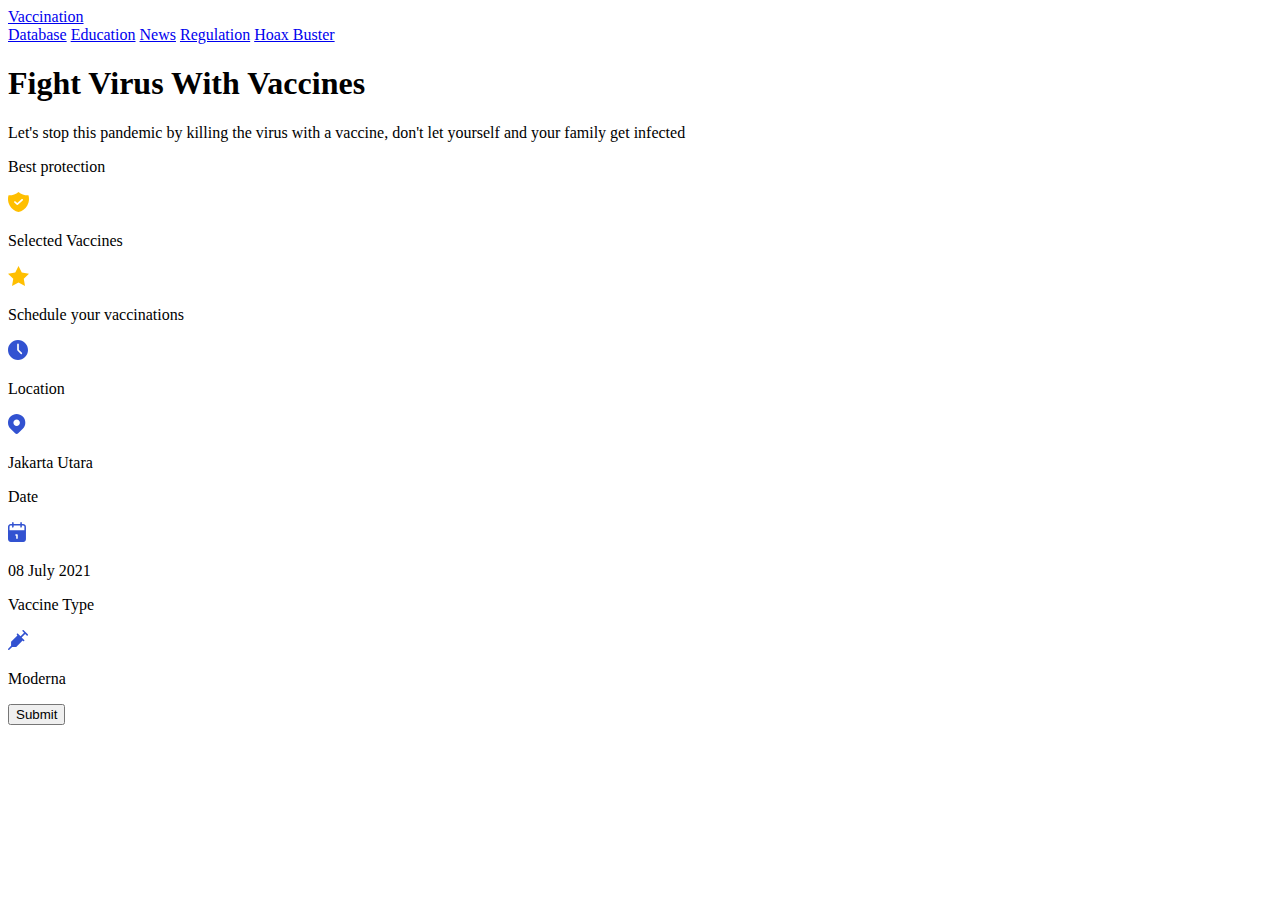
<file: Página vacuna.html>
<!DOCTYPE html>
<html lang="en">
<head>
    <meta charset="UTF-8">
    <meta http-equiv="X-UA-Compatible" content="IE=edge">
    <meta name="viewport" content="width=device-width, initial-scale=1.0"> 
    <title>Vaccination</title>
</head>

<body>
    <header class="barra-navegación">
        <div class="navegación">
            <a class="link-logo" href="index.html">Vaccination</a>
            <nav class="navegación-links">
                <a class="navegacion-link" href="#">Database</a>
                <a class="navegacion-link" href="#">Education</a>
                <a class="navegacion-link" href="#">News</a>
                <a class="navegacion-link" href="#">Regulation</a>
                <a class="navegacion-link-boton" href="#">Hoax Buster</a>
            </nav>
        </div>
    </header>

    <main>
        <section>
            <div class="banner1">
                <div class="banner1-contenido">
                    <h1 class="banner1-contenido-titulo">
                        Fight Virus With Vaccines
                    </h1>

                    <p class="banner1-contenido-parrafo">
                        Let's stop this pandemic by killing the virus
                        with a vaccine, don't let yourself and your 
                        family get infected
                    </p>

                    <div class="iconos">
                        <div class="icono1">
                            <p>Best protection</p>
                            <div class="icono-fondo">
                                <svg width="21px" height="20px" viewBox="0 0 21 20" version="1.1" xmlns="http://www.w3.org/2000/svg" xmlns:xlink="http://www.w3.org/1999/xlink">
                                    <g id="Page-1" stroke="none" stroke-width="1" fill="none" fill-rule="evenodd">
                                        <path d="M10.5,0 C13.2290279,2.29619485 16.7908551,3.49174034 20.4308286,3.33333333 C21.501541,6.79725576 21.049367,10.5260485 19.1776802,13.6672548 C17.3059934,16.808461 14.1748228,19.0935078 10.5,20 C6.82517724,19.0935078 3.6940066,16.808461 1.82231978,13.6672548 C-0.0493670429,10.5260485 -0.501541037,6.79725576 0.569171428,3.33333333 C4.20914494,3.49174034 7.77097212,2.29619485 10.5,0 Z M14.7363961,7.23963991 C14.3849242,6.92012003 13.8150758,6.92012003 13.4636039,7.23963991 L13.4636039,7.23963991 L9.29987368,11.0245359 L7.5363961,9.42145809 L7.48715557,9.37986769 C7.13357102,9.10259838 6.59909977,9.11646184 6.2636039,9.42145809 C5.91213203,9.74097796 5.91213203,10.259022 6.2636039,10.5785419 L6.2636039,10.5785419 L8.6636039,12.7603601 L8.71284443,12.8019505 C9.06642898,13.0792198 9.60090023,13.0653563 9.9363961,12.7603601 L9.9363961,12.7603601 L14.7363961,8.39672373 L14.7821455,8.3519596 C15.0871418,8.03051911 15.071892,7.54463615 14.7363961,7.23963991 Z" id="Shield-Copy" fill="#FFBF00"></path>
                                    </g>
                                </svg>
                            </div>
                        </div> <!---icono1-->

                        <div class="icono2">
                            <p>Selected Vaccines</p>
                            <div class="icono-fondo">
                                <svg width="21px" height="20px" viewBox="0 0 21 20" version="1.1" xmlns="http://www.w3.org/2000/svg" xmlns:xlink="http://www.w3.org/1999/xlink">
                                    <g id="Page-1" stroke="none" stroke-width="1" fill="none" fill-rule="evenodd">
                                        <polygon id="Star-Copy" fill="#FFBF00" points="10.5228242 16.5829516 4.02358764 20 5.26509767 12.7625967 0 7.63755068 7.26583478 6.58453114 10.5154531 0 13.7650713 6.58453114 21.0309061 7.63755068 15.7658085 12.7625967 17.0073185 20"></polygon>
                                    </g>
                                </svg>
                            </div>
                        </div> <!---icono2-->

                    </div> <!---iconos-->
                </div> <!---baner1 contenido-->

                <div class="banner1-agenda">
                    <div class="banner1-agenda-titulo">
                        <p>Schedule your vaccinations</p>
                        <div class="icono-fondo">
                            <svg width="20px" height="20px" viewBox="0 0 20 20" version="1.1" xmlns="http://www.w3.org/2000/svg" xmlns:xlink="http://www.w3.org/1999/xlink">
                                <g id="Page-1" stroke="none" stroke-width="1" fill="none" fill-rule="evenodd">
                                    <path d="M10,0 C15.5228475,0 20,4.4771525 20,10 C20,15.5228475 15.5228475,20 10,20 C4.4771525,20 0,15.5228475 0,10 C0,4.4771525 4.4771525,0 10,0 Z M10,3.61111111 C9.53976271,3.61111111 9.16666667,3.98420715 9.16666667,4.44444444 L9.16666667,4.44444444 L9.16666667,10 L9.16928127,10.0659859 C9.18491097,10.2628492 9.27009207,10.4486034 9.41074435,10.5892557 L9.41074435,10.5892557 L12.7440777,13.922589 L12.7896708,13.9649496 C13.1170639,14.2473535 13.6119447,14.2332333 13.922589,13.922589 L13.922589,13.922589 L13.9649496,13.8769959 C14.2473535,13.5496028 14.2332333,13.054722 13.922589,12.7440777 L13.922589,12.7440777 L10.8333333,9.65473684 L10.8333333,4.44444444 L10.8314108,4.38738933 C10.8020907,3.95376355 10.4410607,3.61111111 10,3.61111111 Z" id="Clock-Copy" fill="#3252D1"></path>
                                </g>
                            </svg>
                        </div>
                    </div><!--.banner1-agenda-titulo -->

                    <div class="banner1-agenda-panel">
                        <div class="agenda-panel-info">
                            <div class="agenda-categoria">
                                <p class="agenda-location">Location</p>
                                <div class="icono-fondo">
                                    <svg width="18px" height="20px" viewBox="0 0 18 20" version="1.1" xmlns="http://www.w3.org/2000/svg" xmlns:xlink="http://www.w3.org/1999/xlink">
                                        <g id="Page-1" stroke="none" stroke-width="1" fill="none" fill-rule="evenodd">
                                            <path d="M14.7762693,2.53516347 C18.1565453,5.91538142 18.1566395,11.3958301 14.7764796,14.7761642 L10.1856761,19.3669677 C9.34078104,20.2110108 7.97183886,20.2110108 7.12694377,19.3669677 L2.53505834,14.7761642 C-0.845101557,11.3958301 -0.845007418,5.91538142 2.5352686,2.53516347 C5.91554462,-0.845054489 11.3959933,-0.845054489 14.7762693,2.53516347 Z M8.65576896,5.4095402 C6.86310051,5.4095402 5.4098556,6.86278512 5.4098556,8.65545356 C5.4098556,10.448122 6.86310051,11.9013669 8.65576896,11.9013669 C10.4484374,11.9013669 11.9016823,10.448122 11.9016823,8.65545356 C11.9016823,6.86278512 10.4484374,5.4095402 8.65576896,5.4095402 Z" id="Pin-Copy" fill="#3252D1"></path>
                                        </g>
                                    </svg>
                                </div>
                            </div>

                            <p class="agenda-location-val">Jakarta Utara</p>
                            <div class="agenda-categoria">
                                <p class="agenda-date">Date</p>
                                <div class="icono-fondo">
                                    <svg width="18px" height="20px" viewBox="0 0 18 20" version="1.1" xmlns="http://www.w3.org/2000/svg" xmlns:xlink="http://www.w3.org/1999/xlink">
                                        <g id="Page-1" stroke="none" stroke-width="1" fill="none" fill-rule="evenodd">
                                            <path d="M13.0769231,0 C13.4840561,0 13.8173145,0.316294561 13.8443792,0.716564509 L13.8461538,0.769230769 L13.846,2.051 L15.1282051,2.05128205 C16.6282378,2.05128205 17.8547736,3.22226112 17.9435705,4.6999771 L17.9487179,4.87179487 L17.9487179,17.1794872 C17.9487179,18.6795198 16.7777389,19.9060557 15.3000229,19.9948525 L15.1282051,20 L2.82051282,20 C1.32048017,20 0.0939443295,18.8290209 0.00514748097,17.351305 L0,17.1794872 L0,4.87179487 C0,3.37176222 1.17097907,2.14522638 2.64869504,2.05642953 L2.82051282,2.05128205 L4.102,2.051 L4.1025641,0.769230769 C4.1025641,0.344396346 4.44696045,0 4.87179487,0 C5.27892786,0 5.6121863,0.316294561 5.639251,0.716564509 L5.64102564,0.769230769 L5.641,2.051 L12.307,2.051 L12.3076923,0.769230769 C12.3076923,0.344396346 12.6520887,0 13.0769231,0 Z M8.97435897,12.3076923 L7.94871795,12.3076923 L7.89605169,12.3094669 C7.49578174,12.3365317 7.17948718,12.6697901 7.17948718,13.0769231 C7.17948718,13.4663546 7.46887578,13.7881959 7.84433789,13.8391317 L7.94871795,13.8461538 L8.20448718,13.8456923 L8.20512821,16.1538462 L8.20690284,16.2065124 C8.23396755,16.6067824 8.56722599,16.9230769 8.97435897,16.9230769 C9.36379053,16.9230769 9.68563175,16.6336883 9.73656757,16.2582262 L9.74358974,16.1538462 L9.74358974,13.0769231 L9.74181511,13.0242568 L9.73988872,13.0009841 C9.73810906,12.9828231 9.73569783,12.9648473 9.73262596,12.9467776 L9.72219748,12.8960196 L9.72219748,12.8960196 C9.71886877,12.8822097 9.71516748,12.868545 9.7110107,12.854724 C9.70423755,12.8322383 9.69646303,12.8101865 9.68796379,12.7891769 C9.68442303,12.7804043 9.6807252,12.7717119 9.67677839,12.7628901 L9.66614829,12.7401555 L9.65483098,12.7178806 L9.628011,12.6711937 C9.61767267,12.6545733 9.6067181,12.6383761 9.59502879,12.6224289 C9.58934739,12.6146834 9.5835245,12.6070481 9.57785043,12.5998886 L9.55602569,12.573535 L9.53312786,12.5482491 L9.51262885,12.5273943 C9.47188417,12.4874792 9.42671903,12.4520593 9.37727147,12.4215272 C9.37115586,12.4177596 9.36498353,12.4140751 9.35961766,12.4109742 C9.34025197,12.3997468 9.3203514,12.3893398 9.2993852,12.3795306 C9.28903144,12.3746969 9.27855223,12.3700869 9.26841747,12.3658988 C9.25111654,12.3587357 9.23349745,12.3521857 9.21548311,12.3462414 L9.1737905,12.3337967 C9.11018669,12.3167703 9.04333297,12.3076923 8.97435897,12.3076923 Z M4.102,3.589 L2.82051282,3.58974359 C2.15670903,3.58974359 1.61073446,4.09423043 1.54508062,4.74071258 L1.53846154,4.87179487 L1.538,8.20428205 L16.41,8.20428205 L16.4102564,4.87179487 C16.4102564,4.20799109 15.9057696,3.66201651 15.2592874,3.59636268 L15.1282051,3.58974359 L13.846,3.589 L13.8461538,4.87179487 C13.8461538,5.29662929 13.5017575,5.64102564 13.0769231,5.64102564 C12.6697901,5.64102564 12.3365317,5.32473108 12.3094669,4.92446113 L12.3076923,4.87179487 L12.307,3.589 L5.641,3.589 L5.64102564,4.87179487 C5.64102564,5.29662929 5.29662929,5.64102564 4.87179487,5.64102564 C4.46466188,5.64102564 4.13140345,5.32473108 4.10433874,4.92446113 L4.1025641,4.87179487 L4.102,3.589 Z" id="Calendar-Copy" fill="#3252D1" fill-rule="nonzero"></path>
                                        </g>
                                    </svg>
                                </div>
                            </div>
                            
                            <p class="agenda-date-val">08 July 2021</p>
                            <div class="agenda-categoria">
                                <p class="agenda-type">Vaccine Type</p>
                                <div class="icono-fondo">
                                    <svg width="20px" height="20px" viewBox="0 0 20 20" version="1.1" xmlns="http://www.w3.org/2000/svg" xmlns:xlink="http://www.w3.org/1999/xlink">
                                        <g id="Page-1" stroke="none" stroke-width="1" fill="none" fill-rule="evenodd">
                                            <path d="M15.6300475,0.186200393 L15.6721334,0.225302476 L19.7746975,4.32786658 C20.0751008,4.62826988 20.0751008,5.11531986 19.7746975,5.41572317 C19.4879489,5.70247177 19.0311359,5.7155058 18.7289269,5.45482525 L18.6868409,5.41572317 L17.179,3.908 L13.652,7.436 L16.1849539,9.96889222 C16.4853572,10.2692955 16.4853572,10.7563455 16.1849539,11.0567488 C15.8982053,11.3434974 15.4413923,11.3565314 15.1391833,11.0958509 L15.0970973,11.0567488 L14.6149231,10.5747436 L8.49264624,16.6977744 C8.36281336,16.8276073 8.19134802,16.906236 8.00962804,16.9206634 L7.94871795,16.9230769 L4.164,16.923 L1.31315906,19.7746975 C1.01275576,20.0751008 0.525705777,20.0751008 0.225302476,19.7746975 C-0.0614461298,19.4879489 -0.0744801574,19.0311359 0.186200393,18.7289269 L0.225302476,18.6868409 L3.076,15.835 L3.07692308,12.0512821 C3.07692308,11.8676706 3.14256849,11.6908274 3.26086221,11.5521303 L3.30222555,11.5073538 L9.42392308,5.38374359 L8.94325119,4.90290265 C8.64284789,4.60249935 8.64284789,4.11544937 8.94325119,3.81504607 C9.2299998,3.52829746 9.68681284,3.51526343 9.98902185,3.77594398 L10.0311078,3.81504607 L12.564,6.348 L16.091,2.82 L14.5842768,1.31315906 C14.2838735,1.01275576 14.2838735,0.525705777 14.5842768,0.225302476 C14.8710254,-0.0614461298 15.3278385,-0.0744801574 15.6300475,0.186200393 Z" id="syringe-copy" fill="#3252D1" fill-rule="nonzero"></path>
                                        </g>
                                    </svg>
                                </div>
                            </div>
                            <p class="agenda-type-val">Moderna</p>
                        </div>
                        <div class="agenda-panel-submit">
                            <input class="boton" type="submit" value="Submit">
                        </div>
                    </div>
                </div> <!---agenda1--->
            </div>
        </section>
    </main>
</body>
</html>
</file>
<file: css/style.css>
:root {
        --fuentePrincipal: 'Poppins', sans-serif;
        --fuenteSecundaria: 'Montserrat', sans-serif;
        
        --primario: rgb(42, 62, 205);
        --primarioOscuro: rgb(28, 46, 182);
        --primarioTextos: rgb(24, 46, 94);
        --primarioClaro: rgb(217, 225, 254);
        --amarilloClaro: rgb(254, 247, 216);
        --gris: rgb(88, 100, 127);
        --grisClaro: rgb(238, 243, 255);
        --blanco: #ffffff;
        --negro: #000000;
    }
    
    html {
        font-size: 62.5%;
        box-sizing: border-box;
        zoom: 95%;
    }
    
    *, *:before, *:after {
        box-sizing: inherit;
        margin: 0;
        padding: 0;
    }
    
    /* Globales */
    body {
        font-size: 1.8rem;
        color: var(--gris);
        background-color: var(--blanco);
        line-height: 1.5;
        font-family: var(--fuenteSecundaria);
        
    }/* 1rem = 10px */
    
    p {
        font-family: var(--fuentePrincipal);
    }
    
    a {
        text-decoration: none;
        color: inherit;
    }
    
    img {
        width: 100%;
    }
    
    h1, h2, h3 {
        font-family: var(--fuenteSecundaria);
        color: var(--primarioTextos);
    }
    
    h2 {
        font-size: 5rem;
    }
    
    /* Navegacion */
    .barra-navegacion {
        background-color: rgba(255,255,255,.8);
        backdrop-filter: blur(.7rem);
        -webkit-backdrop-filter: blur(.7rem);
        width: 100%;
        position: fixed;
        z-index: 5;
    }
   
    .navegacion {
        display: flex;
        max-width: 192rem;
        width: 85%;;
        margin: 0 auto;
        justify-content: space-between;
        align-items: center;
        padding: 4rem;
        column-gap: 38rem;
    }
    
    .link-logo {
        color: var(--primario);
        font-family: var(--fuenteSecundaria);
        font-weight: bolder;
        font-size: 3.4rem;
    }    

        
    .navegacion--logo {
        color: var(--primario);
        font-family: var(--fuenteSecundaria);
        font-weight: bolder;
        font-size: 3.4rem;
    }
    .navegacion-links {
        display: flex;
        flex-direction: row;
        justify-content: space-between;
        align-items: center;
        width: 100%;
        column-gap: 4.5rem;
        margin: auto 0;
    }
    
    .navegacion-link {
        font-weight: 500;
        color: var(--gris);
        font-size: 2.2rem;
    }
     /* Boton */
    .boton {
        color: var(--blanco);
        background-color: var(--primarioOscuro);
        background: linear-gradient(90deg, var(--primario) 0%, var(--primarioOscuro)  100%);
        padding: 2rem 4rem;
        border-radius: .8rem;
        margin: 0;
        box-shadow: 0 .2rem 1rem .5rem rgba(28,46,182,.3);
        border-style: none;
        cursor: pointer;
        transition: all .5s ease;
    }
    
    .boton:hover {
        color: var(--primario);
        background: rgba(28,46,182,.5);
        box-shadow: 0 .2rem 1rem .5rem rgba(28,46,182,.3);
    }
    
    .navegacion-link:hover{
        color: var(--primario);
    }
    
    /* Seccion 1 */

    /* Banner 1 */
    .banner1 {
        background: url(../img/banner1.png);
        background-size: cover;
        background-repeat: no-repeat;
        max-width: 192rem;
        width: 192rem;
        height: 133.5rem;
        margin: 0 auto;
        
    }

    .banner1-contenido {
        width: 98rem;
        padding: 16rem;
        padding-top: 35rem;
        
    }
    
     .banner1-contenido-titulo { 
        font-size: 8rem;
        line-height: 9rem;
    }
    
     .banner1-contenido-parrafo {
        padding: 5rem 0;
        font-size: 2.4rem;
        letter-spacing: 0.2rem;
        word-spacing: 0.1rem;
        line-height: 4rem;;
    }
    
    /* iconos banner1 */    
    .iconos {
        display: flex;
        column-gap: 8rem;
        padding: 3.5rem 2rem;
    }
    
    .icono1,
    .icono2 {
        max-width: 30rem;
        display: flex;
        flex-direction: row-reverse;
        justify-content: center;
        align-items: center;
        column-gap: 2rem;
    
        font-size: 2rem;
        color: var(--primarioTextos);
        word-spacing: 0.1rem;
    }
    
    .icono-fondo {
        background-color: var(--amarilloClaro);
        width: 4rem;
        height: 4rem;
        border: solid;
        border-radius: .5rem;
        border-color: var(--blanco);
        border-width: .1rem;
        box-shadow: 0 1.5rem 2rem .2rem rgba(254,247,216,.8);
    
        display: flex;
        justify-content: center;
        align-items: center;
        
    }
    
    /* Seccion de agenda (banner1) */
    .banner1-agenda {
        width: 120rem;
        margin-left: 18rem;
        display: flex;
        flex-direction: column;
        row-gap: 3rem;
    
    }
    
    .banner1-agenda .icono-fondo {
        background-color: var(--primarioClaro);
        box-shadow: 0 1.5rem 2rem .2rem rgba(217,225,254,.8);
     }
    
    .banner1-agenda-titulo {
        display: flex;
        flex-direction: row-reverse;
        column-gap: 3rem;
        align-items: center;
        margin: 0 auto 0 0;
    }
    
    .banner1-agenda-titulo p{
        font-family: var(--fuenteSecundaria);
        font-size: 2.8rem;
        font-weight: 600;
        color: var(--primarioTextos);
    }
    
    .banner1-agenda-panel {
        width: 129rem;
        height: 20rem;
        border: solid;
        border-radius: 1.5rem;
        border-color: var(--blanco);
        border-width: .1rem;
        background-color: rgba(255,255,255,.9);
        -webkit-backdrop-filter: blur(.7rem);
        backdrop-filter: blur(.7rem);
        box-shadow: 0 2rem 4rem .1rem rgba(28,46,182,.2);
        z-index: 1;
    
        display: flex;
        
    }

    
    .agenda-panel-info .icono-fondo {
        box-shadow: unset;
        order: -1;
    }
    
    .agenda-categoria {
        display: flex;
        align-items: center;
        column-gap: 1rem;
    
        font-family: var(--fuentePrincipal);
        font-weight: 400;
        font-size: 2.5rem;
        letter-spacing: 0.1rem;
        color: var(--gris)
    }
    
    .agenda-panel-info {
        font-family: var(--fuenteSecundaria);
        color: var(--primarioTextos);
        font-size: 3.5rem;
        font-weight: 500;
    
        width: 105rem;
        display: grid;
        grid-template-columns: repeat(3, 1fr);
        padding: 4rem;
        column-gap: 3rem;
    }
    
    .agenda-location {
        grid-column: 1 / 2;
        grid-row: 1 / 2 ;
    }
    
    .agenda-location-val {
        grid-column: 1 / 2;
        grid-row: 2 / 3;
        padding-left: 5rem;
        font-family: var(--fuenteSecundaria);
        font-weight: 600;
    }
    
    .agenda-date {
        grid-column: 2 / 3;
        grid-row:  1 / 2;
    }
    
    .agenda-date-val {
        grid-column: 2 / 3;
        grid-row: 2 / 3;
        padding-left: 5rem;
        font-family: var(--fuenteSecundaria);
        font-weight: 600;
    }
    
    .agenda-type {
        grid-column: 3 / 4;
        grid-row: 1 / 2;
    }
    
    .agenda-type-val {
        grid-column: 3 / 4;
        grid-row: 2 / 3;
        padding-left: 5rem;
        font-family: var(--fuenteSecundaria);
        font-weight: 600;
    }
    
    .agenda-panel-submit{
        display: flex;
        justify-content: center;
        align-items: center;
        padding-right: 6rem;
    }
    
    .agenda-panel-submit .boton{
        font-family: var(--fuentePrincipal);
        font-size: 2.3rem;
        padding-right: 6rem;
        padding-left: 6rem;
    }
    
    /* Marcas */
    .logos {
        background-color: var(--blanco);
        width: 192rem;
        height: 29.6rem;
        display: flex;
        justify-content: center;
        align-items: center;
        max-width: 192rem;
        margin: 0 auto;
    }
    
    /* Seccion 2 */
    
    .seccion2 {
        height: 100rem;
        background-color: var(--blanco);
        max-width: 192rem;
        width: 192rem;
        margin: 0 auto;
        position: relative;
        display: flex;
        justify-content: center;
    }
    
    .adorno-triangulo {
        width: 95.7rem;
        height: 31.8rem;
        position: absolute;
        top:0;
        bottom: auto;
        right: 0;
        left: auto;
       
    }
    
    .seccion2-contenido {
        width: 158.2rem;
        height: 95.3rem;
        padding-top: 12rem;
    
    }
    
    .seccion2-intro-texto {
        width: 74.5rem;
        height: 13rem;
        padding: 2rem 3rem 2rem 0;
        font-size: 2rem;
        line-height: 3.5rem;
        letter-spacing: 0.1rem;
        word-spacing: .2rem;
    }
    
    .seccion2-items {
        background-color: white;
        display: flex;
        justify-content: space-between;
        column-gap: 3rem;
        margin-top: 8rem;
    }
    
    .seccion2-item {
        width: 36.4rem;
        height: 45.8rem;
        border: solid #fafaff;
        border-width: .3rem;
        border-radius: 2rem;
        padding: 3rem;
        transition: box-shadow .5s ease;
    }
    
    .seccion2-item:hover {
        border: unset;
        box-shadow: 0 2rem 3rem .4rem rgba(217,225,254,.8);
    }
    
    .seccion2-item .icono--fondo {
        box-shadow: unset;
        width: 7.5rem;
        height: 7.5rem;
        border-radius: 1.2rem;
        background-color: var(--primarioClaro);
        transition: box-shadow .5s ease;
    }
    
    .seccion2-item:hover .icono--fondo {
        box-shadow: 0 1.5rem 2rem .2rem rgba(217,225,254,.8);
    }
    
    .seccion2-item h3 {
        font-family: var(--fuentePrincipal);
        font-weight: 400;
        font-size: 3rem;
        letter-spacing: .1rem;
        word-spacing: .2rem;
        margin: 2rem auto;
    }
    
    .seccion2-item p {
        line-height: 3.5rem;
    }
    
    /* Banner2 */
    .banner2 {
        background: url(../img/banner2.png);
        background-size: 84.8rem 87rem;
        background-repeat: no-repeat;
        background-position: 0rem 30.8rem;
        background-color: var(--blanco);
    
        max-width: 192rem;
        width: 192rem;
        height: 117.8rem;
        margin: 0 auto;
    
        position: relative;
    }
    
    .banner2 .adorno-triangulo {
        position: absolute;
        top: 2rem;
        bottom: auto;
        left: 0rem;
        right: auto;
        transform: scaleX(-1);
        z-index: 1;
        width: 80.6rem;
    }
    
    .banner2-contenido {
        width: 107.2rem;
        
        margin: 0 0 0 84.8rem;
        padding: 16rem;
    }
    
    .banner2-intro-texto{
        font-size: 2rem;
        line-height: 4rem;
        letter-spacing: 0.15rem;
        word-spacing: .3rem;
        margin: 3rem 4rem 0 0; 
    }
    
    .menu-acordeon {
        padding: 2rem 2rem 4rem 2.5rem;
        width: 80rem;
        min-height: 66.6rem;
        display: flex;
        flex-direction: column;
        row-gap: 3rem;
        margin-top: 4rem;
        overflow: hidden;
    }
    
    .acordeon-seccion {
        border: solid #fafaff;
        border-radius: 1.5rem;
        border-width: .2rem;
        background-color: var(--blanco);
        transition: box-shadow .5s ease;
        width: 64rem;
    }
    
    .acordeon--seccion__titulo {
        display: flex;
        align-items: center;
        column-gap: 2rem;
        font-size: 2rem;
        color: var(--primarioTextos);
        padding: 2rem 4rem;
    }
    
    .acordeon-seccion-titulo .icono-fondo {
        background-color: var(--primarioClaro);
        border-radius: 1rem;
        box-shadow: unset;
        transition: box-shadow .5s ease;
    }
    .acordeon-label {
        display: block;
        cursor: pointer;
        position: relative;
    }
    
    .acordeon-label::before {
        content: "";
        position: absolute;
        cursor: pointer;
        top: -2rem;
        bottom: -2rem;
        right: -25rem;
        left: -8rem;
        
    }
    
    .acordeon-label:after {
        content: "";
        position: absolute;
        background-color: var(--primarioClaro);
        border: solid var(--blanco);
        border-radius: .8rem;
        border-width: .2rem;
        background-image: url(../img/arrow.svg);
        background-size: 1.071rem .927rem;
        background-repeat: no-repeat;
        background-position: 40% 50%;
        width: 2.5rem;
        height: 2.7rem;
    
        top: auto;
        bottom:  auto;
        left: 47rem;
        right: auto;
    
        transition: all 0.4s ease;
    }
    
    .acordeon-contenido {
        padding: 0rem 8rem 4rem 10rem;
        display: none;
    }
    
    .acordeon-input {
        display: none;
    }
    .acordeon-input:checked ~ .acordeon--seccion > .acordeon--contenido {
        display: block;
    }
    
    .acordeon-input:checked ~ .acordeon--seccion > .acordeon--seccion__titulo > .acordeon--label:after {
        transform: translateY(-50%) rotate(0.5turn);
        top: 2rem;
        box-shadow: 0 -.8rem 2rem .2rem rgba(217,225,254,.8);
    }
    
    .acordeon-input:checked ~ .acordeon--seccion {
        box-shadow: 0 1.5rem 2.5rem .4rem rgba(217,225,254,.8);
        border: unset;
    }
    
    .acordeon-input:checked ~ 
    .acordeon-seccion > 
    .acordeon-seccion-titulo > 
    .icono-fondo {
        box-shadow: 0 1.5rem 2rem .2rem rgba(217,225,254,.8);
    }
    
    /* banner3 */
    .banner3 {
        max-width: 192rem;
        width: 192rem;
        height: 131.6rem;
        background-color: var(--blanco);
        margin: 0 auto;
    
        background-image: url(../img/banner3.png);
        background-repeat: no-repeat;
        background-size: 84.8rem 86.3rem;
        background-position: 107.25rem 45.3rem;
    
        position: relative;
    }
    
    .banner3 .adorno-triangulo {
        position: absolute;
        top: 10rem;
        bottom: auto;
        left: auto;
        right: 0;
    }
    
    .banner3-intro {
        width: 107.2rem;
        height: 50rem;
        padding: 16rem;
    }
    
    .banner3-intro-titulo {
        padding-top: 6rem;
        padding-bottom: 3rem;
    }
    
    .banner3-intro-texto {
        font-size: 2rem;
        line-height: 4rem;
        letter-spacing: 0.1rem;
        word-spacing: .4rem;
        padding-right: 2rem;
    
    }
    
    .banner3-contenido {
        height: 66.6rem;
        width: 107.25rem;
        margin-top: 15rem;
        overflow: visible;
    }
    
    .banner3-items {
        height: 66.6rem;
        width: 76.8rem;
        margin: 0 auto;
    
        display: grid;
        grid-template-columns: repeat(2, 1fr);
        grid-template-rows: repeat(2, 1fr);
        gap: 3.5rem;
        overflow: visible;
    }
    
    .banner3-item {
        width: 100%;
        max-width: 36.4rem;
        height: 100%;
        
        border: solid #fafaff;
        border-radius: 2rem;
        border-width: .3rem;
        
        display: flex;
        flex-direction: column;
        justify-content: center;
        row-gap: 5rem;
        padding: 0 3rem;
    
        transition: box-shadow 0.5s ease;
    }
    
    .banner3-item:hover {
        border: unset;
        box-shadow: 0 2rem 3rem .4rem rgba(217,225,254,.8);
        padding: 0 3.3rem;
    }
    
    .banner3-item-info .icono-fondo {
        box-shadow: none;
        width: 7.5rem;
        height: 7.5rem;
        border-radius: 1.2rem;
        background-color: var(--primarioClaro);
        transition: box-shadow .5s ease;
    }
    
    .banner3-item:hover .icono-fondo {
        box-shadow: 0 1.5rem 2rem .2rem rgba(217,225,254,.8);
    }
    
    .banner3-item-info {
        display: flex;
        column-gap: 3rem;
    }
    
    .banner3-item-titulo {
        font-size: 3rem;
        color: var(--primarioTextos);
    }
    
    .banner3-item .boton {
        background: none;
        background-color: var(--primarioClaro);
        color: var(--primario);
        box-shadow: unset;
    
        font-size: 2.5rem;
        font-weight: 600;
        text-align: center;
    
        transition: all 0.5s ease;
    }
    
    .banner3-item:hover .boton{
        background-color: var(--primario);
        color: var(--blanco);
        box-shadow: 0 1.5rem 2rem .2rem rgba(217,225,254,.8);
    }
    
    /* Footer */
    .footer {
        background-color: #EEF3FF;
        width: 100%;
        min-width: 192rem;
        margin-top: 20rem;
    }
    
    .footer-contenedor {
        width: 192rem;
        max-width: 192rem;
        height: 49rem;
        margin: 0 auto;
        padding: 8.6rem 18rem 3.5rem 18rem;
    
        display: flex;
        justify-content: space-between;
        
        background-image: url(../img/triangulo3.png);
        background-repeat: no-repeat;
        background-size: 36.277rem 18.139rem;
        background-position: 137.8rem 30.9rem;
    }
    
    .footer-left {
        display: flex;
        flex-direction: column;
        margin-bottom: 0;
        font-size: 2rem;
        justify-content: space-between;
    }
    
    .footer-goal {
        width: 27.5rem;
        height: 18rem;
    }
    
    .footer-goal-title {
        color: var(--primario);
        font-size: 4rem;
    }
    
    .footer-goal-text {
        font-size: 2rem;
        line-height: 4rem;
    }
    
    .footer-right {
        display: flex;
        flex-direction: column;
        justify-content: space-between;
    
        font-size: 2rem;
        line-height: 6rem;
    }
    
    .Right-top {
        display: flex;
        justify-content: space-between;
        column-gap: 12.5rem;
    }
    
    .footer-right .footer-list {
        list-style-type: none;
    }
    
    .footer-right-title {
        font-size: 3rem;
    }
    
    .Right-bottom {
        display: flex;
        column-gap: 4rem;
        justify-content: flex-end;
    }
</file>
